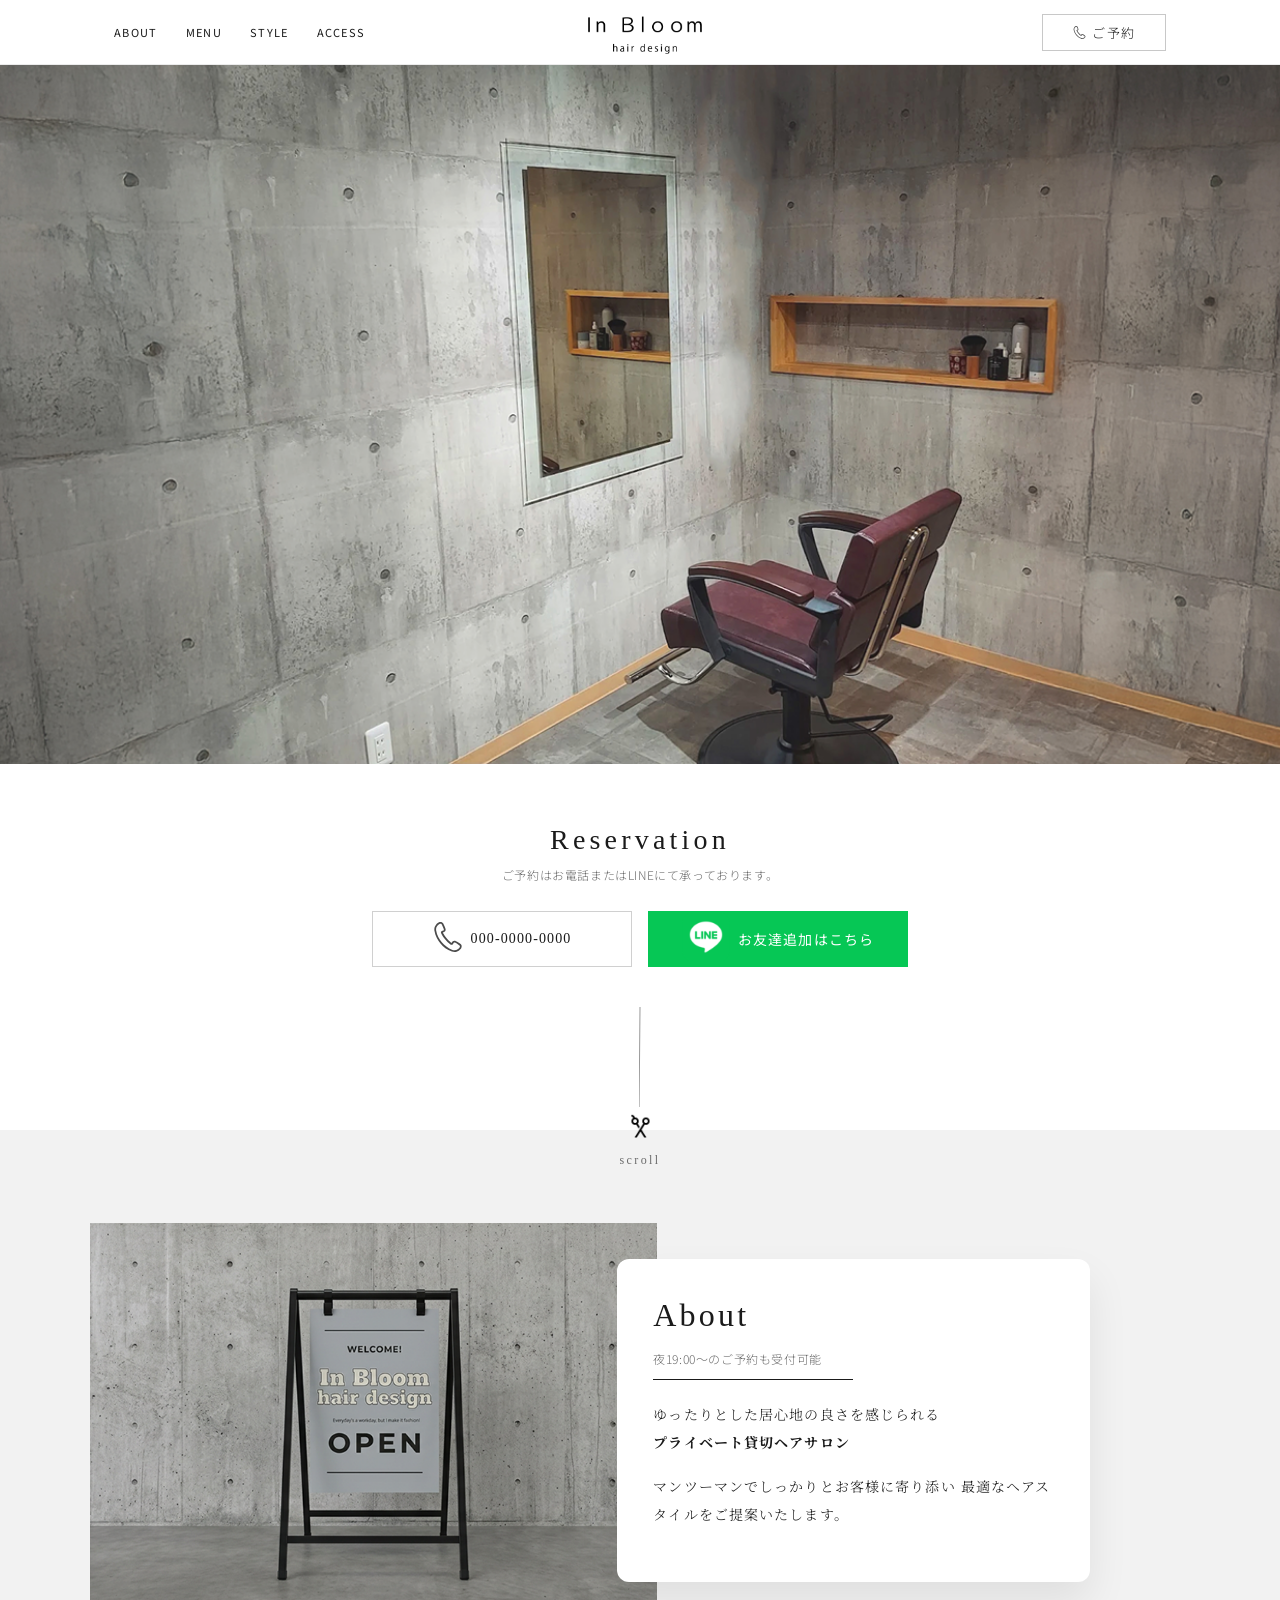
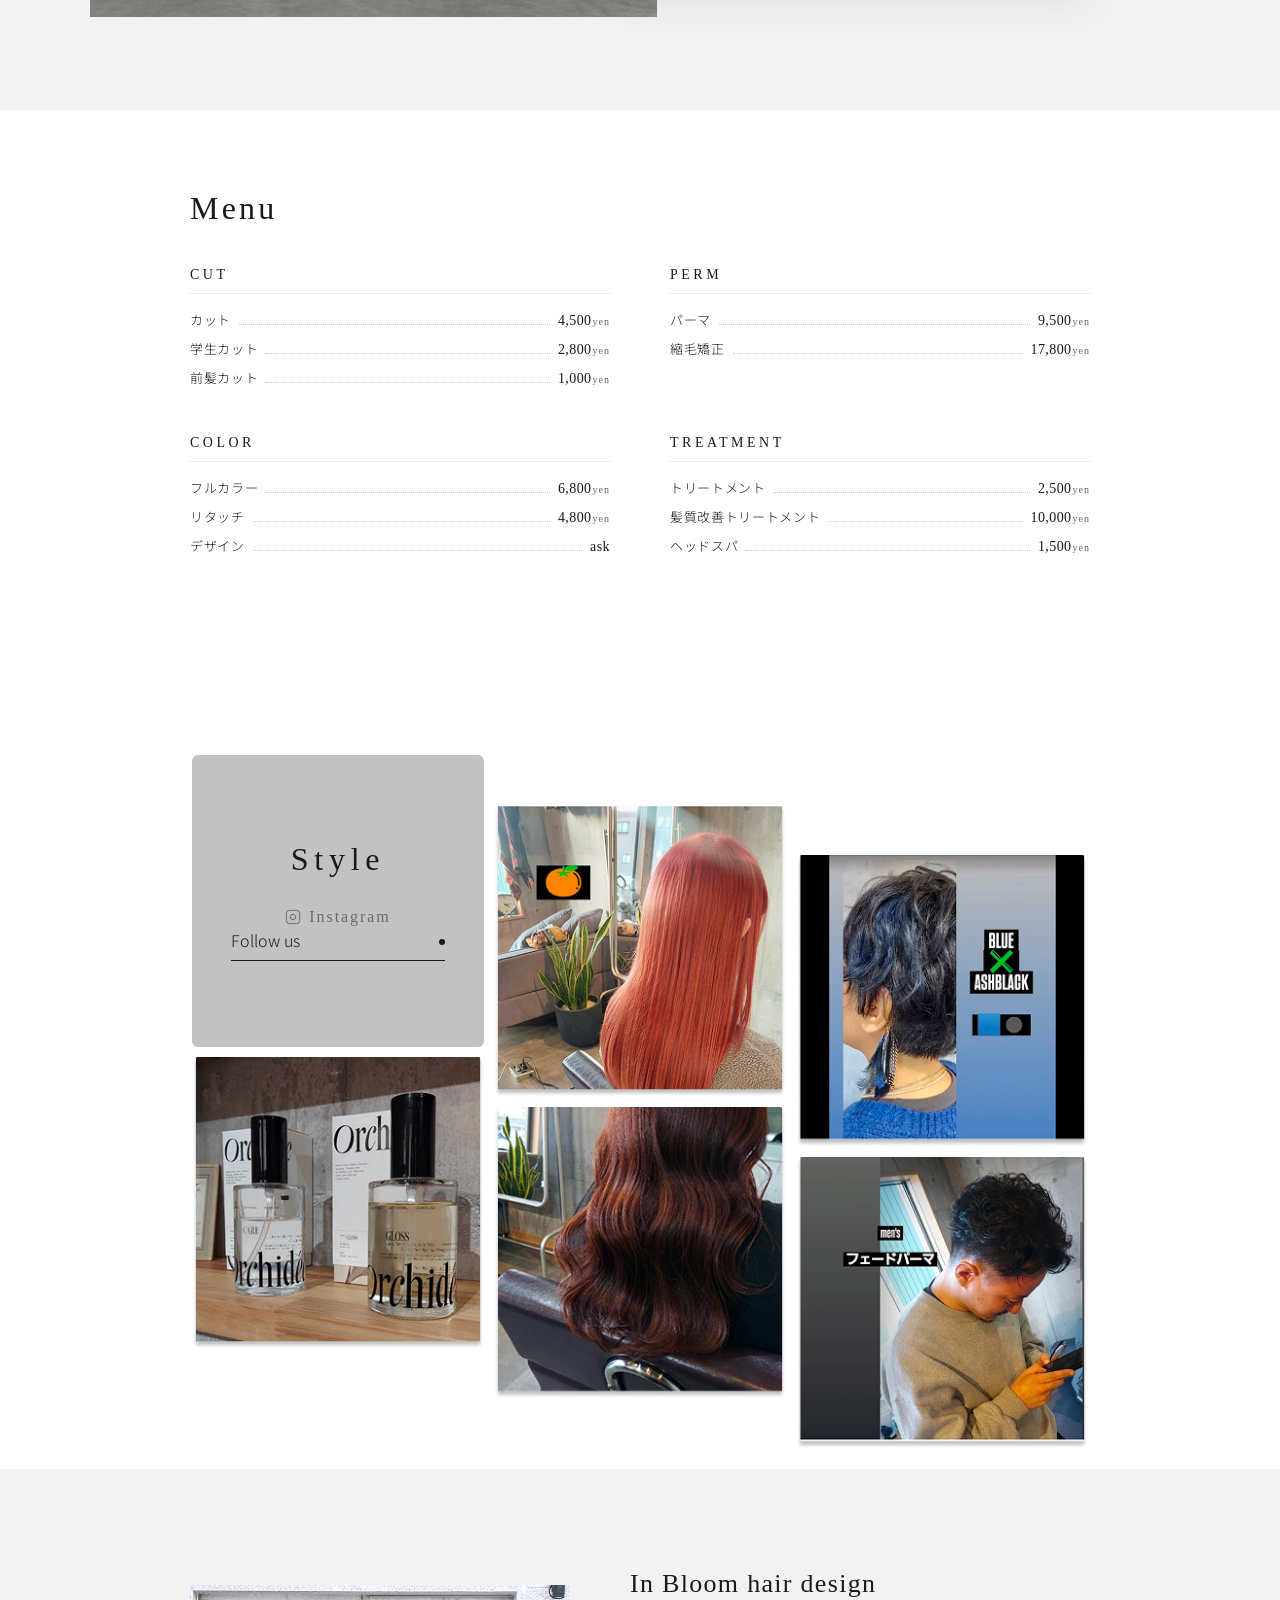
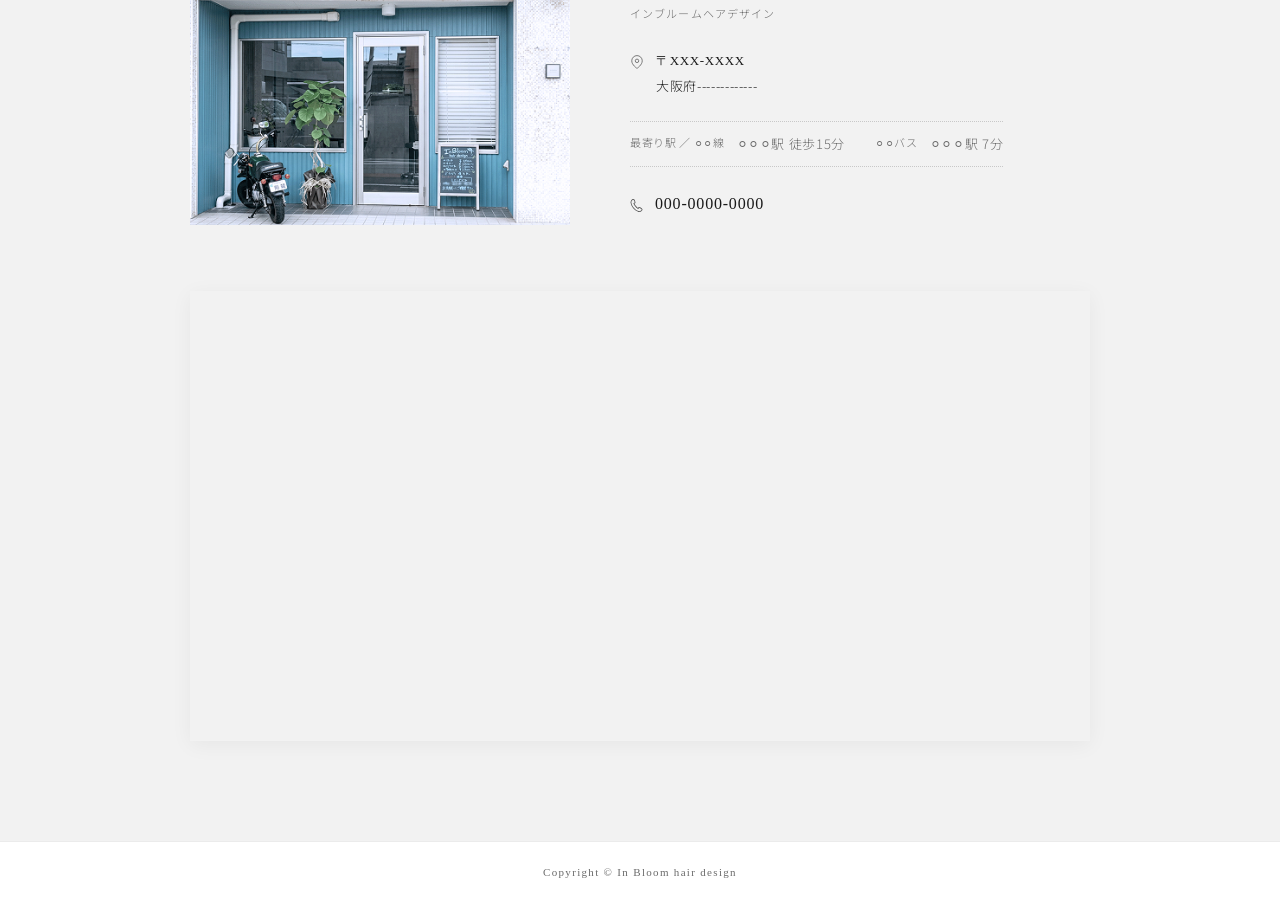
<file: lp-02/Inbloomhairdesign/index.html>
<!DOCTYPE html>
<html lang="ja">
<head>
  <meta charset="UTF-8">
  <meta name="viewport" content="width=device-width, initial-scale=1.0">
  <title>In Bloom hair design</title>
  <link rel="stylesheet" href="css/style.css">
  <link rel="preconnect" href="https://fonts.googleapis.com">
  <link rel="preconnect" href="https://fonts.gstatic.com" crossorigin>
  <link href="https://fonts.googleapis.com/css2?family=Cormorant+Garamond:ital,wght@0,300;0,400;0,500;1,300;1,400&family=Noto+Sans+JP:wght@300;400;500&family=Noto+Serif+JP:wght@200;300;400&display=swap" rel="stylesheet">
</head>
<body>
        <!-- ===== HEADER / NAV ===== -->
       <header class="header">
  <nav class="nav">
    
    <div class="nav__reserve">
      <a href="#reservation" class="btn-reserve">
        <span class="btn-reserve__icon">
            <img src="asset/icon/phone.svg" width="13" height="13" alt="">
            ご予約
        </span>   
      </a>
    </div>

    <div class="nav__menu-wrap" id="js-nav-menu">
      <div class="nav__links">
        <a href="#about">ABOUT</a>
        <a href="#menu">MENU</a>
        <a href="#style">STYLE</a>
        <a href="#access">ACCESS</a>
      </div>
    </div>
    
    <a href="#" class="nav__logo">
      <img src="asset/img/logo.png" alt="In Bloom hair design">
    </a>

    <button class="nav__hamburger" id="js-hamburger" aria-label="メニューを開閉する"></button>

  </nav>
</header>

        <!-- ===== HERO ===== -->
        <section class="hero" id="home">
          <div class="hero__image-wrap">
              <img src="asset/img/topmv1.png" alt="">
            <!-- コンクリート壁とチェアのイメージ（背景で表現） -->
          </div>
        </section>

        <!-- ===== RESERVATION ===== -->
        <section class="reservation" id="reservation">
          <h2 class="reservation__title">Reservation</h2>
          <p class="reservation__sub">ご予約はお電話またはLINEにて承っております。</p>
          <div class="reservation__buttons">
            <a href="tel:000-0000-0000" class="btn-tel">
              <span class="btn-tel__icon">
                  <img src="asset/icon/phone.svg" alt="">
              </span>
              000-0000-0000
            </a>
            <a href="javascript:void(0);" class="btn-line">
  <span class="btn-line__icon">
      <img src="asset/icon/LINE_Brand_icon 2.svg" alt="">
  </span>
  お友達追加はこちら
</a>
          </div>
          <div class="reservation__scroll">
              <svg width="2" height="100" class="vertical-divider-svg">
        <line x1="1" y1="0" x2="0.1" y2="100" stroke="#333" stroke-width="0.5"/>
      </svg>
            <span class="reservation__scroll-icon">
              <img src="asset/icon/icons-cut.svg" alt="">
            </span>
            <span class="reservation__scroll-text">scroll</span>
          </div>
        </section>

        <!-- ===== ABOUT ===== -->
        <section class="about" id="about">
          <div class="about__inner">
            <div class="about__image">
              <div class="about__image-placeholder">
                  <img src="asset/img/about.png" alt="">
                <!-- OPEN看板のイメージ -->
              </div>
            </div>
            <div class="about__content">
              <div class="about__text-box">
                <h2 class="about__title">About</h2>
                <p class="about__note">夜19:00〜のご予約も受付可能</p>
                <p class="about__desc">
                  ゆったりとした居心地の良さを感じられる<br>
                  <strong>プライベート貸切ヘアサロン</strong>
                </p>
                <p class="about__desc">
                  マンツーマンでしっかりとお客様に寄り添い
                  最適なヘアスタイルをご提案いたします。
                </p>
              </div>
            </div>
          </div>
        </section>

        <!-- ===== MENU ===== -->
        <section class="menu" id="menu">
          <div class="menu__inner">
            <h2 class="menu__title">Menu</h2>
            <div class="menu__grid">

              <!-- CUT -->
              <div class="menu__category">
                <h3 class="menu__category-title">CUT</h3>
                <ul class="menu__list">
                  <li class="menu__item">
                    <span class="menu__item-name">カット</span>
                    <span class="menu__item-line"></span>
                    <span class="menu__item-price">4,500<small>yen</small></span>
                  </li>
                  <li class="menu__item">
                    <span class="menu__item-name">学生カット</span>
                    <span class="menu__item-line"></span>
                    <span class="menu__item-price">2,800<small>yen</small></span>
                  </li>
                  <li class="menu__item">
                    <span class="menu__item-name">前髪カット</span>
                    <span class="menu__item-line"></span>
                    <span class="menu__item-price">1,000<small>yen</small></span>
                  </li>
                </ul>
              </div>

              <!-- PERM -->
              <div class="menu__category">
                <h3 class="menu__category-title">PERM</h3>
                <ul class="menu__list">
                  <li class="menu__item">
                    <span class="menu__item-name">パーマ</span>
                    <span class="menu__item-line"></span>
                    <span class="menu__item-price">9,500<small>yen</small></span>
                  </li>
                  <li class="menu__item">
                    <span class="menu__item-name">縮毛矯正</span>
                    <span class="menu__item-line"></span>
                    <span class="menu__item-price">17,800<small>yen</small></span>
                  </li>
                </ul>
              </div>

              <!-- COLOR -->
              <div class="menu__category">
                <h3 class="menu__category-title">COLOR</h3>
                <ul class="menu__list">
                  <li class="menu__item">
                    <span class="menu__item-name">フルカラー</span>
                    <span class="menu__item-line"></span>
                    <span class="menu__item-price">6,800<small>yen</small></span>
                  </li>
                  <li class="menu__item">
                    <span class="menu__item-name">リタッチ</span>
                    <span class="menu__item-line"></span>
                    <span class="menu__item-price">4,800<small>yen</small></span>
                  </li>
                  <li class="menu__item">
                    <span class="menu__item-name">デザイン</span>
                    <span class="menu__item-line"></span>
                    <span class="menu__item-price">ask</span>
                  </li>
                </ul>
              </div>

              <!-- TREATMENT -->
              <div class="menu__category">
                <h3 class="menu__category-title">TREATMENT</h3>
                <ul class="menu__list">
                  <li class="menu__item">
                    <span class="menu__item-name">トリートメント</span>
                    <span class="menu__item-line"></span>
                    <span class="menu__item-price">2,500<small>yen</small></span>
                  </li>
                  <li class="menu__item">
                    <span class="menu__item-name">髪質改善トリートメント</span>
                    <span class="menu__item-line"></span>
                    <span class="menu__item-price">10,000<small>yen</small></span>
                  </li>
                  <li class="menu__item">
                    <span class="menu__item-name">ヘッドスパ</span>
                    <span class="menu__item-line"></span>
                    <span class="menu__item-price">1,500<small>yen</small></span>
                  </li>
                </ul>
              </div>

            </div><!-- /.menu__grid -->
          </div>
        </section>

        <!-- ===== STYLE ===== -->
        <section class="style-section" id="style">
          <div class="style-section__inner">
            <!-- Treat the label as the first square block (Instagram/follow area) -->
            <div class="style-section__photo style-section__label">
              <h2 class="style-section__title">Style</h2>
              <div class="style-section__instagram">
                <svg width="16" height="16" viewBox="0 0 24 24" fill="none" stroke="currentColor" stroke-width="1.5"><rect x="2" y="2" width="20" height="20" rx="5" ry="5"/><path d="M16 11.37A4 4 0 1 1 12.63 8 4 4 0 0 1 16 11.37z"/><line x1="17.5" y1="6.5" x2="17.51" y2="6.5"/></svg>
                <span>Instagram</span>
              </div>
              <!-- HTMLのaタグをこのように書き換えます -->
<a href="javascript:void(0);" class="style-section__follow">Follow us</a>
            </div>

            <div class="style-section__photo">
              <img src="asset/img/style01.png" alt="Style 1">
            </div>
            <div class="style-section__photo">
              <img src="asset/img/style02.png" alt="Style 2">
            </div>
            <div class="style-section__photo">
              <img src="asset/img/style03.png" alt="Style 3">
            </div>
            <div class="style-section__photo">
              <img src="asset/img/style04.png" alt="Style 4">
            </div>
            <div class="style-section__photo">
              <img src="asset/img/style05.png" alt="Style 5">
            </div>
          </div>
        </section>

        <!-- ===== ACCESS ===== -->
        <section class="access" id="access">
  <div class="access__inner">
    
    <div class="access__top-row">
      <div class="access__shop-photo">
        <img src="asset/img/Firefly 1.png" alt="In Bloom hair design 外観"> </div>
      
      <div class="access__info">
        <div class="access__logo-area">
          <p class="access__salon-name-en">In Bloom hair design</p>
          <p class="access__salon-name-jp">インブルームヘアデザイン</p>
        </div>
        
        <div class="access__detail">
          <div class="access__detail-row">
            <span class="access__detail-icon">
              <svg width="14" height="18" viewBox="0 0 24 24" fill="none" stroke="currentColor" stroke-width="1.5"><path d="M21 10c0 7-9 13-9 13s-9-6-9-13a9 9 0 0 1 18 0z"/><circle cx="12" cy="10" r="3"/></svg>
            </span>
            <div>
              <p class="access__zip">〒XXX-XXXX</p>
              <p class="access__address">大阪府-------------</p>
            </div>
          </div>
          
          <div class="access__detail-row access__detail-row--train">
            <div class="access__train-group">
              <span class="access__label">最寄り駅 ／ ⚪︎⚪︎線</span>
              <p>⚪︎⚪︎⚪︎駅 徒歩15分</p>
            </div>
            <div class="access__train-group">
              <span class="access__label">⚪︎⚪︎バス</span>
              <p>⚪︎⚪︎⚪︎駅 7分</p>
            </div>
          </div>
          
          <div class="access__detail-row access__detail-row--tel">
            <span class="access__detail-icon">
              <img src="asset/icon/phone.svg" width="13" height="13" alt="電話アイコン">
            </span>
            <a href="tel:000-0000-0000" class="access__tel-link">
            <p class="access__tel-text">000-0000-0000</p>
          </div>
        </div>
      </div>
    </div>

    <div class="access__map-area">
      <iframe src="https://www.google.com/maps/embed?pb=!1m18!1m12!1m3!1d3280.1129357418704!2d135.49344957584086!3d34.70233132291915!2m3!1f0!2f0!3f0!3m2!1i1024!2i768!4f13.1!3m3!1m2!1s0x6000e68d95e3a70b%3A0x1baec822e859c84a!2z5aSn6Ziq6aeF!5e0!3m2!1sja!2sjp!4v1781693047108!5m2!1sja!2sjp" width="600" height="450" style="border:0;" allowfullscreen="" loading="lazy" referrerpolicy="no-referrer-when-downgrade"></iframe>
    </div>

  </div>
</section>
        <!-- ===== FOOTER ===== -->
        <footer class="footer">
          <p class="footer__copy">Copyright © In Bloom hair design</p>
        </footer>

<script>
    const hamburger = document.getElementById('js-hamburger');
    const navMenu = document.getElementById('js-nav-menu');
    const navLinks = document.querySelectorAll('.nav__menu-wrap a');

    // 1. ハンバーガーをクリックしたとき、開閉クラス（is-open）をつけ外しする
    hamburger.addEventListener('click', () => {
      hamburger.classList.toggle('is-open');
      navMenu.classList.toggle('is-open');
    });

    // 2. メニュー内のリンク（ABOUT等）をクリックしたら、自動でメニューを閉じる
    navLinks.forEach(link => {
      link.addEventListener('click', () => {
        hamburger.classList.remove('is-open');
        navMenu.classList.remove('is-open');
      });
    });
  </script>
</body>
</html>

      </body>
      </html>
</file>
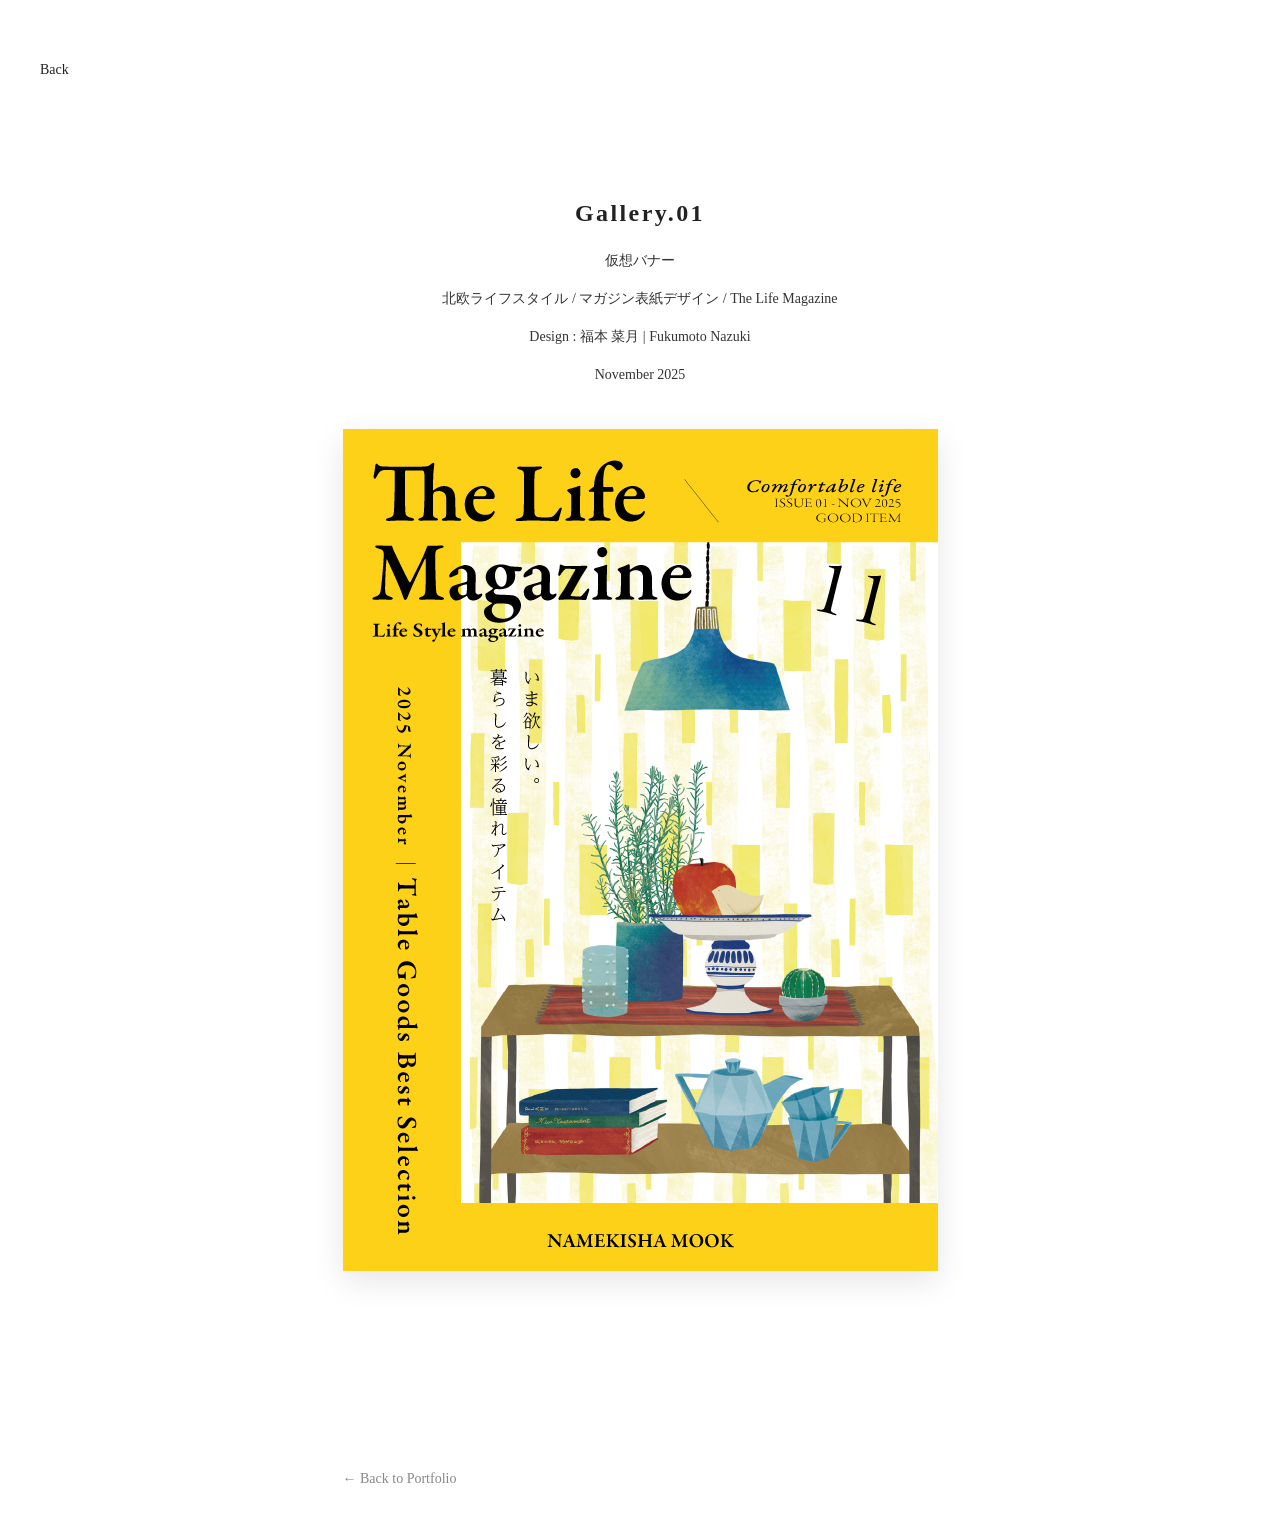
<file: gallery1.html>
<!DOCTYPE html>
<html lang="ja">
<head>
    <meta charset="UTF-8">
    <meta name="viewport" content="width=device-width, initial-scale=1.0">
    <title>Document</title>
    <link rel="stylesheet" href="style.css">
    <link rel="stylesheet" href="ress.css">
    <link rel="stylesheet" href="index.html">
</head>
<body>
    <header>
        <nav class="side-nav">
            <ul>
                <li><a href="index.html">Back</a></li>
            </ul>
        </nav>
    </header>

    <main class="container">
  <div class="binder-wrapper">
    
    <div class="loose-leaf">
      <div class="binder-rings"></div>

      <section class="gallery-detail">
        <h2>Gallery.01</h2>
        <div class="description">
          <p>仮想バナー</p>
          <p>北欧ライフスタイル / マガジン表紙デザイン / The Life Magazine</p>
          <p>Design : 福本 菜月 | Fukumoto Nazuki</p>
          <p>November 2025</p>
        </div>
        <img src="img/gallery3.jpg" class="main-visual" alt="">
      </section>
      
      <a href="index.html" class="back-link">← Back to Portfolio</a>
    </div>
  </div>
</main>
</body>
</html>
</file>
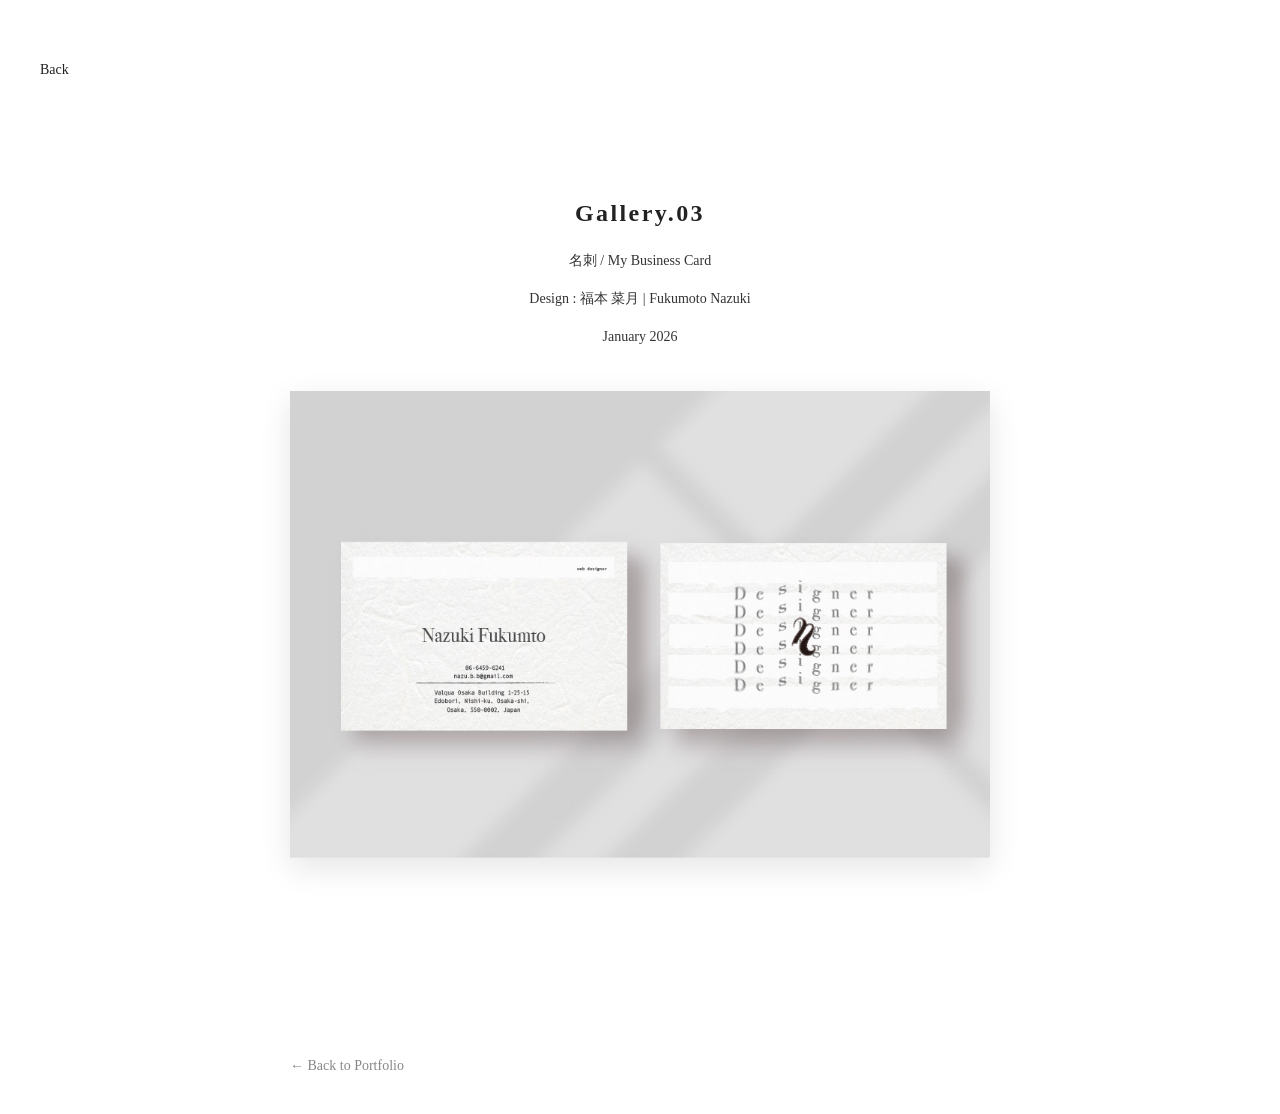
<file: gallery3.html>
<!DOCTYPE html>
<html lang="ja">
<head>
    <meta charset="UTF-8">
    <meta name="viewport" content="width=device-width, initial-scale=1.0">
    <title>Document</title>
    <link rel="stylesheet" href="style.css">
    <link rel="stylesheet" href="ress.css">
    <link rel="stylesheet" href="index.html">
</head>
<body>
    <header>
        <nav class="side-nav">
            <ul>
                <li><a href="index.html">Back</a></li>
            </ul>
        </nav>
    </header>

    <main class="container">
  <div class="binder-wrapper">
    
    <div class="loose-leaf">
      <div class="binder-rings"></div>

      <section class="gallery-detail">
        <h2>Gallery.03</h2>
        <div class="description">
          <p>名刺 / My Business Card </p>
          <p>Design : 福本 菜月 | Fukumoto Nazuki</p>
          <p>January 2026</p>
        </div>
        <img src="img/gallery1.jpg" class="main-visual" alt="">
      </section>
      
      <a href="index.html" class="back-link">← Back to Portfolio</a>
    </div>
  </div>
</main>
</body>
</html>
</file>
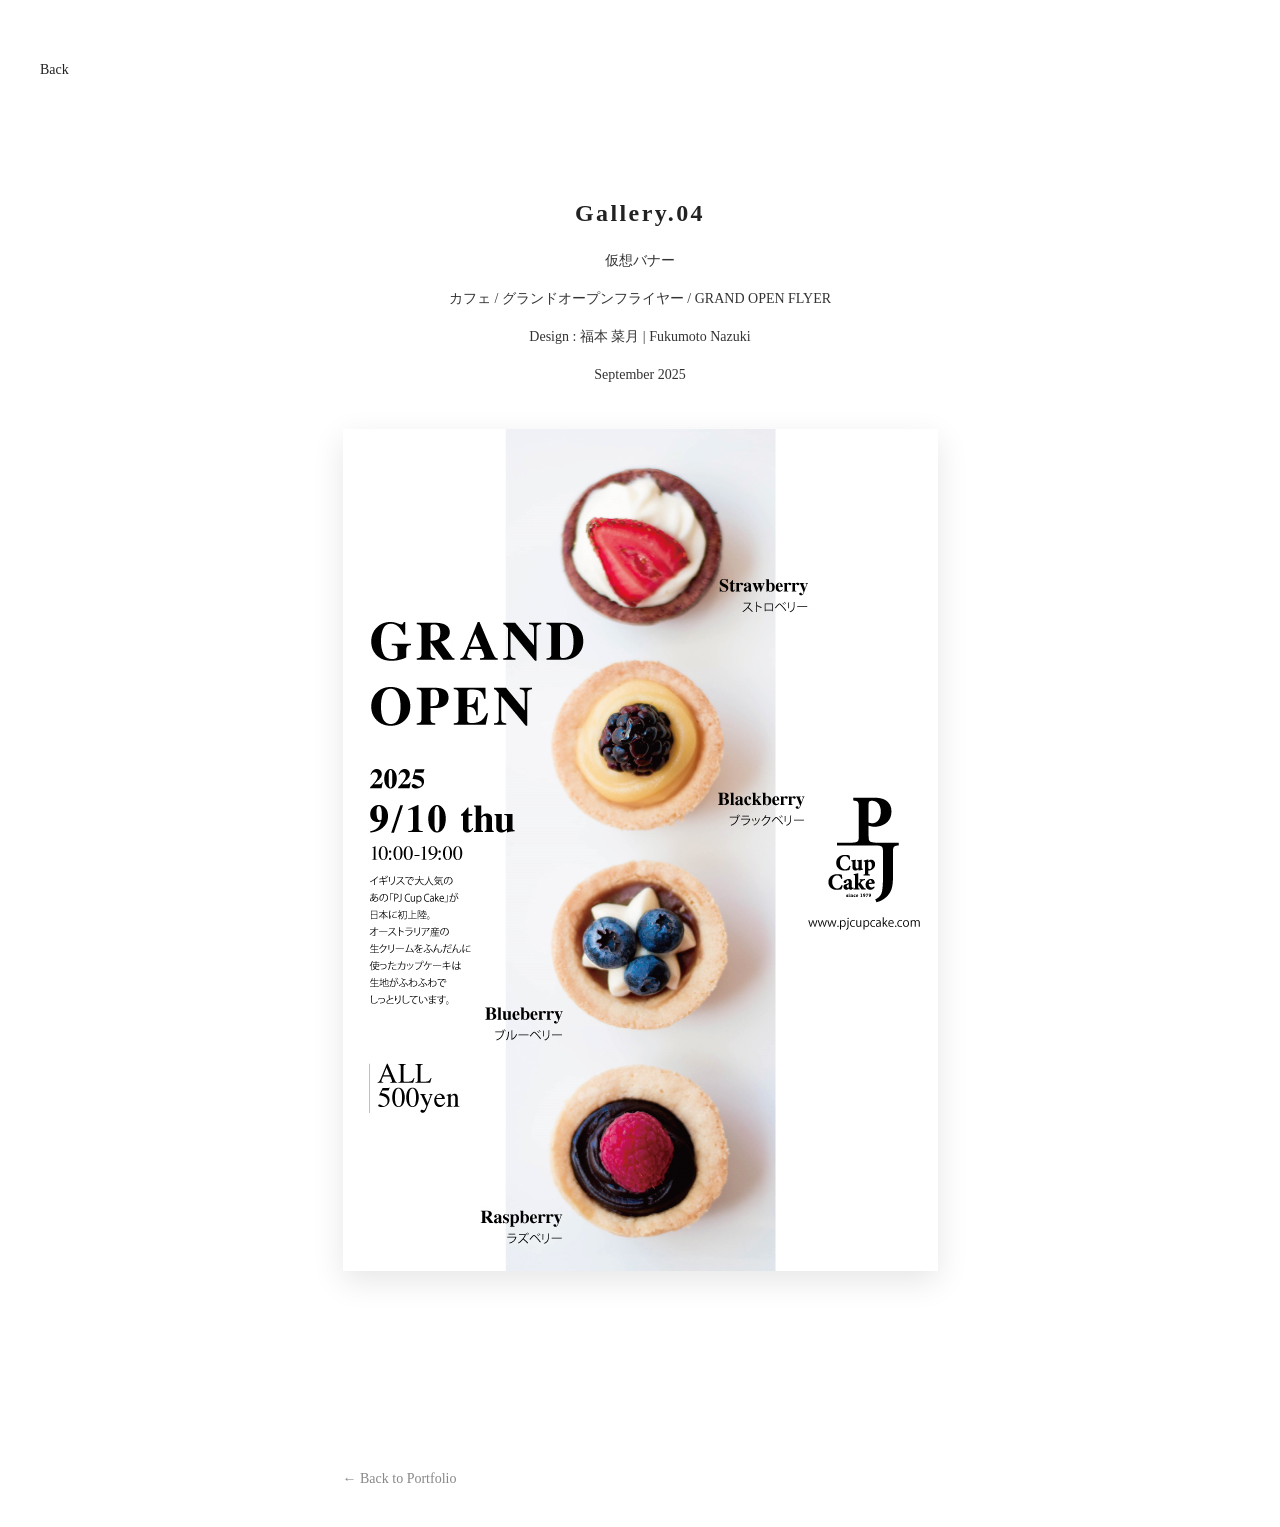
<file: gallery4.html>
<!DOCTYPE html>
<html lang="ja">
<head>
    <meta charset="UTF-8">
    <meta name="viewport" content="width=device-width, initial-scale=1.0">
    <title>Document</title>
    <link rel="stylesheet" href="style.css">
    <link rel="stylesheet" href="ress.css">
    <link rel="stylesheet" href="index.html">
</head>
<body>
    <header>
        <nav class="side-nav">
            <ul>
                <li><a href="index.html">Back</a></li>
            </ul>
        </nav>
    </header>

    <main class="container">
  <div class="binder-wrapper">
    
    <div class="loose-leaf">
      <div class="binder-rings"></div>

      <section class="gallery-detail">
        <h2>Gallery.04</h2>
        <div class="description">
          <p>仮想バナー</p>
          <p>カフェ / グランドオープンフライヤー / GRAND OPEN FLYER </p>
          <p>Design : 福本 菜月 | Fukumoto Nazuki</p>
          <p>September 2025</p>
        </div>
        <img src="img/gallery4.jpg" class="main-visual" alt="">
      </section>
      
      <a href="index.html" class="back-link">← Back to Portfolio</a>
    </div>
  </div>
</main>
</body>
</html>
</file>
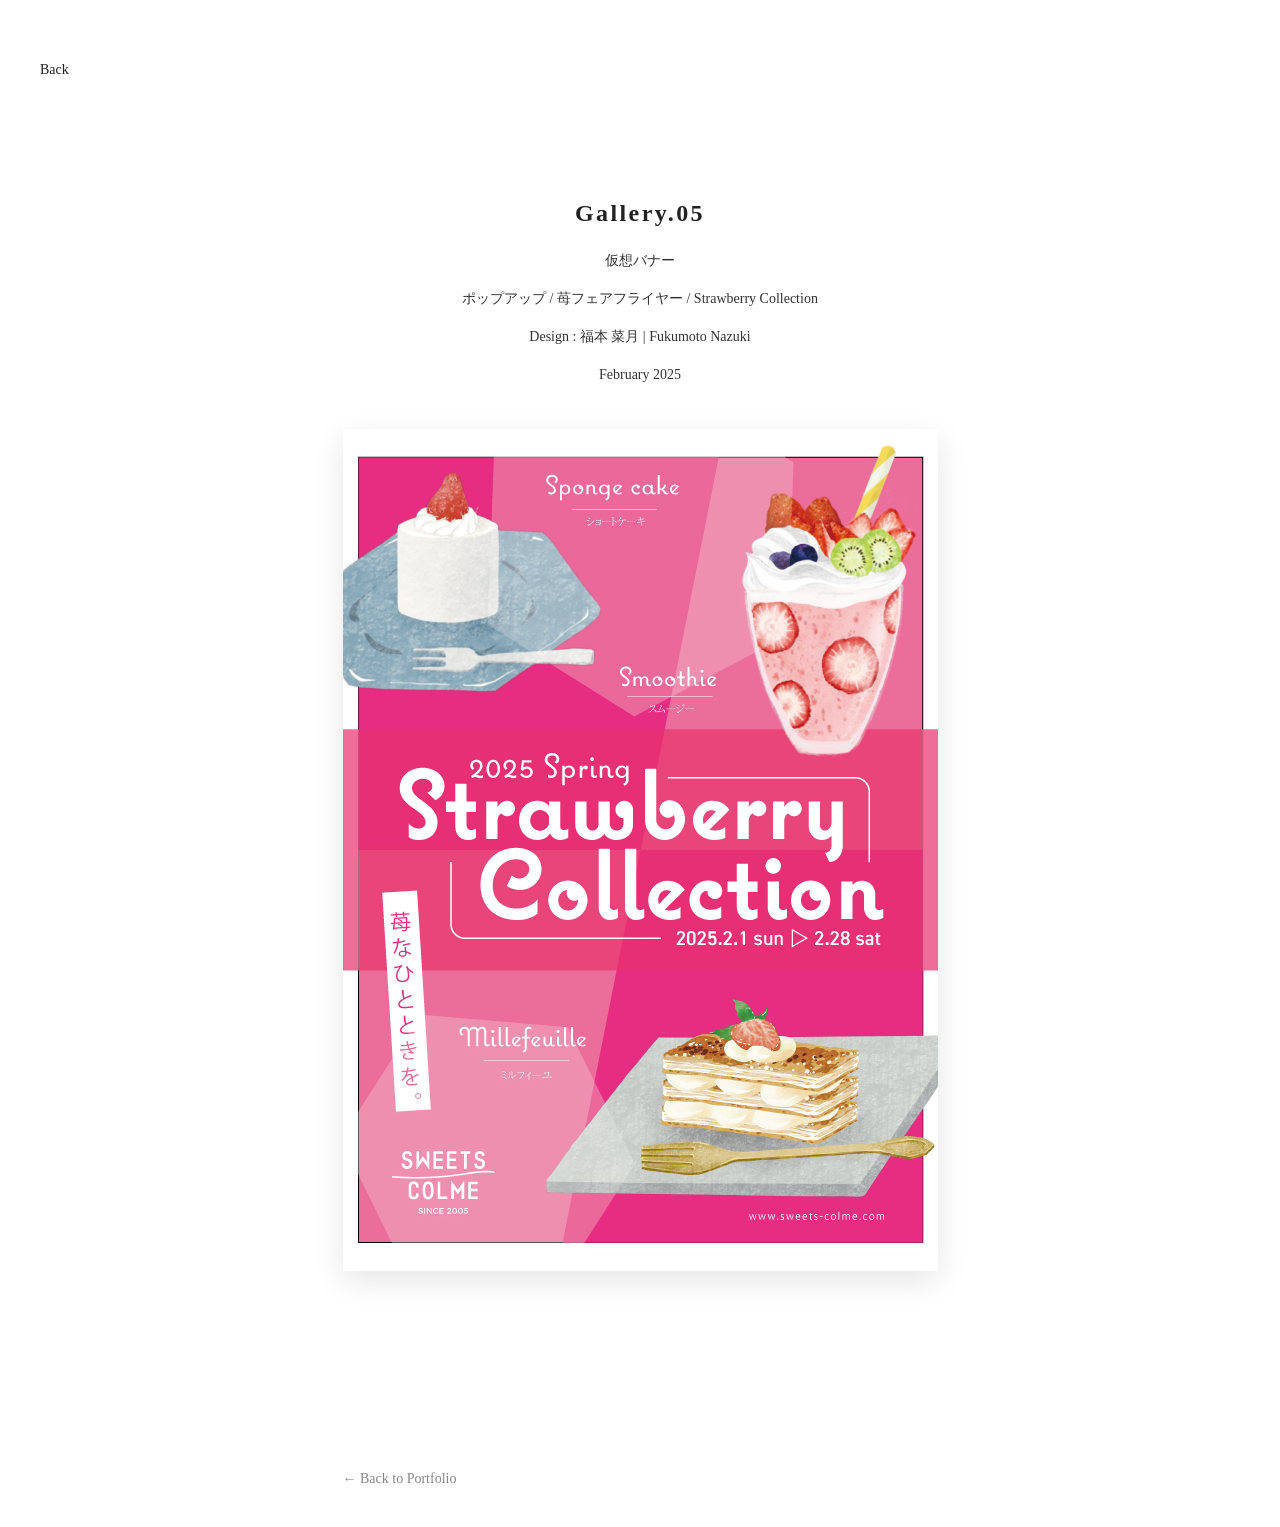
<file: gallery5.html>
<!DOCTYPE html>
<html lang="ja">
<head>
    <meta charset="UTF-8">
    <meta name="viewport" content="width=device-width, initial-scale=1.0">
    <title>Document</title>
    <link rel="stylesheet" href="style.css">
    <link rel="stylesheet" href="ress.css">
    <link rel="stylesheet" href="index.html">
</head>
<body>
    <header>
        <nav class="side-nav">
            <ul>
                <li><a href="index.html">Back</a></li>
            </ul>
        </nav>
    </header>

    <main class="container">
  <div class="binder-wrapper">
    
    <div class="loose-leaf">
      <div class="binder-rings"></div>

      <section class="gallery-detail">
        <h2>Gallery.05</h2>
        <div class="description">
          <p>仮想バナー</p>
          <p>ポップアップ / 苺フェアフライヤー / Strawberry Collection </p>
          <p>Design : 福本 菜月 | Fukumoto Nazuki</p>
          <p>February 2025</p>
        </div>
        <img src="img/gallery5.jpg" class="main-visual" alt="">
      </section>
      
      <a href="index.html" class="back-link">← Back to Portfolio</a>
    </div>
  </div>
</main>
</body>
</html>
</file>
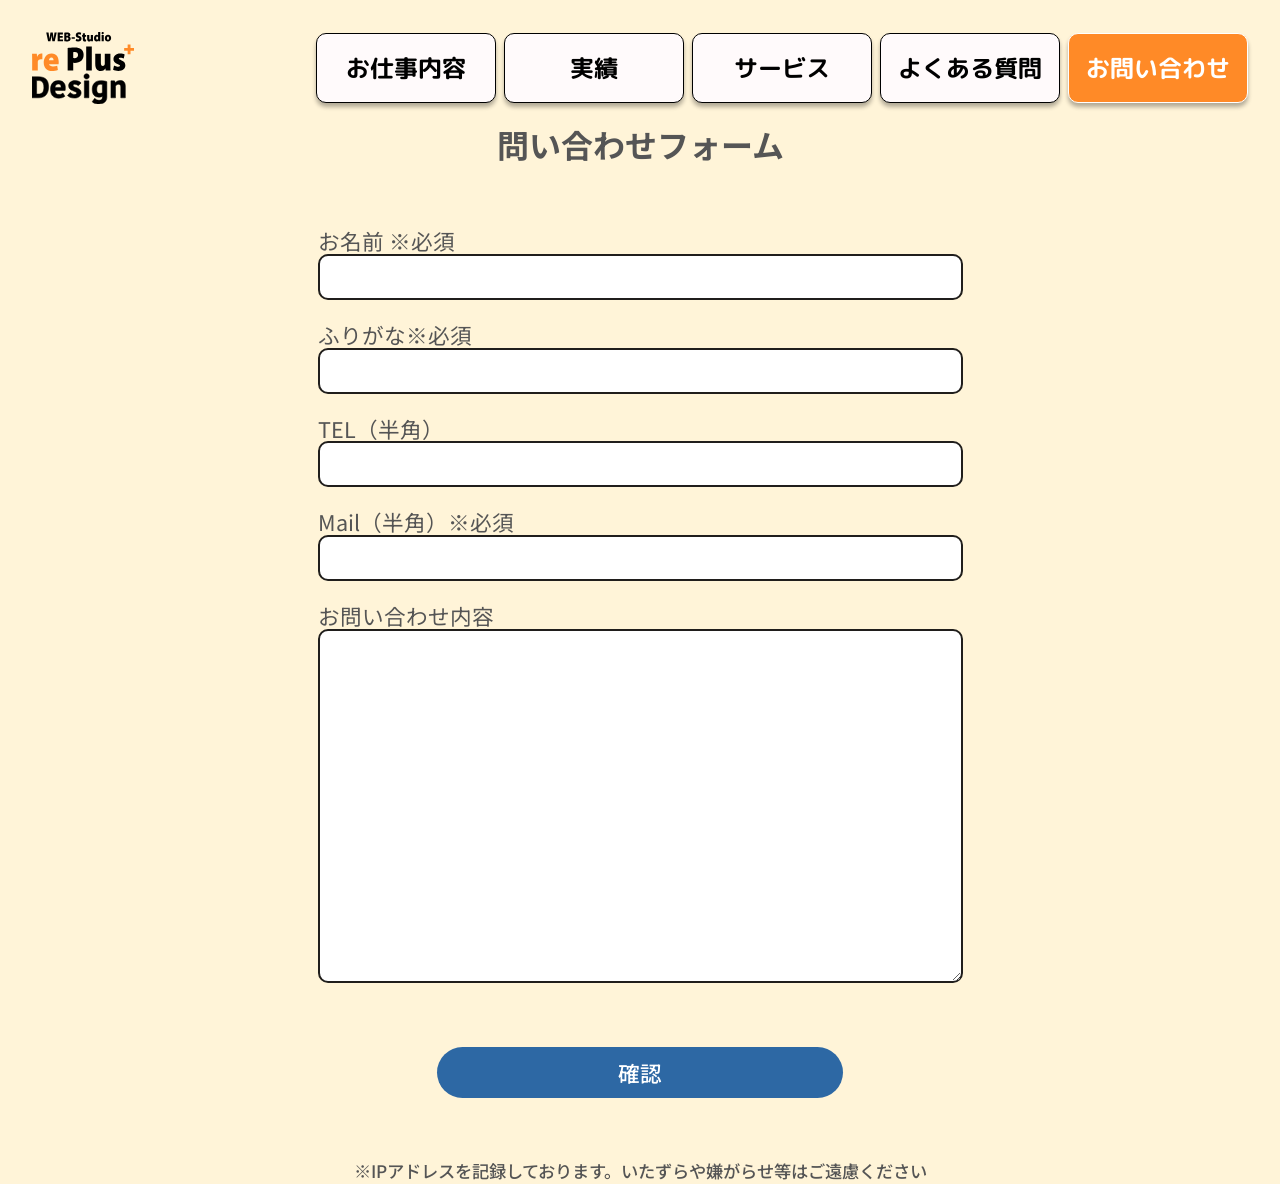
<file: lp-01/contact.html>
<!DOCTYPE HTML>
<html lang="ja">

<head>
  <meta charset="utf-8">
  <meta name="viewport" content="width=device-width, initial-scale=1, maximum-scale=1, user-scalable=no" />
  <meta name="format-detection" content="telephone=no">
  <title>お問い合わせ</title>

  <meta name="Description" content="re Plus Designのお問い合わせのフォームです。Webサイトの制作や修理に関するご質問はこちらからお送りください" />
  <link rel="stylesheet" href="css/ress.css">
  <link rel="preconnect" href="https://fonts.googleapis.com">
  <link rel="preconnect" href="https://fonts.gstatic.com" crossorigin>
  <link
    href="https://fonts.googleapis.com/css2?family=M+PLUS+Rounded+1c:wght@400;700&family=Noto+Sans+JP:wght@100..900&display=swap"
    rel="stylesheet">
  <link rel="stylesheet" href="css/contact.css">
  <link rel="stylesheet" href="css/style.css">
</head>

<body>
    <header>
    <h1>
      <img src="asset/icon/logo_header.svg" alt="re Plus Designのロゴ" />
    </h1>
    <nav>
      <ul>
        <li><a href="#about">お仕事内容</a></li>
        <li><a href="#works">実績</a></li>
        <li><a href="#features">サービス</a></li>
        <li><a href="#qa">よくある質問</a></li>
        <li><a href="">お問い合わせ</a></li>
      </ul>
    </nav>
    <div class="sp-tel-btn">
      <a href="tel:000-0000-0000">
        <img src="asset/icon/tel.svg" alt="電話をかける" />
      </a>
    </div>
  </header>
  <div id="formWrap">
    <h2>問い合わせフォーム</h2>
    <form method="post" action="mail.php">
      <table class="formTable">
        <tbody><tr>
          <th>お名前 <span class="required">※必須</span></th>
          <td><input type="text" name="お名前" /></td>
        </tr>
        <tr>
          <th>ふりがな<span class="required">※必須</span></th>
          <td><input  type="text" name="ふりがな" /></td>
        </tr>
        <tr>
          <th>TEL（半角）</th>
          <td><input  type="text" name="TEL" /></td>
        </tr>
        <tr>
          <th>Mail（半角）<span class="required">※必須</span></th>
          <td><input  type="text" name="Email" /></td>
        </tr>
        <tr>
          <th>お問い合わせ内容<br /></th>
          <td><textarea name="お問い合わせ内容"></textarea></td>
        </tr></tbody>
      </table>
      <p align="center">
        <input type="submit" value="　 確認 　" />
      </p>
    </form>
    <small class="form-notice">※IPアドレスを記録しております。いたずらや嫌がらせ等はご遠慮ください</small>
  </div>
</body>

</html>
</file>
<file: lp-02/Inbloomhairdesign/css/style.css>
/* ============================================
   In Bloom hair design — LP Stylesheet (完全修正版)
   ============================================ */

/* ---------- CSS Variables ---------- */
:root {
  --color-bg: #f5f4f2;
  --color-white: #ffffff;
  --color-black: #1a1a1a;
  --color-gray-light: #ebebeb;
  --color-gray-mid: #c8c8c8;
  --color-gray-dark: #6b6b6b;
  --color-accent: #8b7355;
  --color-line: #06c755;
  --color-concrete: #9a9a9a;

  --font-en: 'Inter', serif;
  --font-ja: 'Noto Sans JP', sans-serif;
  --font-ja-serif: 'Noto Serif JP', serif;

  --nav-height: 64px;
  --section-padding: 80px 0;
}

/* ---------- Reset & Base ---------- */
*, *::before, *::after {
  box-sizing: border-box;
  margin: 0;
  padding: 0;
}

html {
  scroll-behavior: smooth;
}

body {
  background-color: transparent;
  color: var(--color-black);
  font-family: var(--font-ja);
  font-weight: 300;
  -webkit-font-smoothing: antialiased;
}

a {
  text-decoration: none;
  color: inherit;
}

ul {
  list-style: none;
}

/* ============================================
   HEADER / NAV (PCベース) — ロゴ修正版
   ============================================ */
.header {
  position: fixed;
  top: 0;
  left: 0;
  width: 100%;
  z-index: 100;
  background: rgba(255, 255, 255, 0.97);
  border-bottom: 1px solid var(--color-gray-light);
}

.nav {
  display: flex;
  align-items: center;
  justify-content: space-between;
  max-width: 1100px;
  margin: 0 auto;
  height: var(--nav-height);
  padding: 0 24px;
  position: relative;
}

/* PC版：ロゴを中央に絶対配置（少し小さく・綺麗な比率で固定） */
.nav__logo {
  position: absolute;
  left: 50%;
  top: 50%;
  transform: translate(-50%, -50%);
  display: flex;
  align-items: center;
  justify-content: center;
  height: 80px; /* ★ここでお好みのサイズ感（少し小さめ）に固定 */
  width: auto;
  z-index: 5;
}

.nav__logo img {
  height: 100%;  /* 親要素(80px)の高さに合わせる */
  width: auto;   /* 縦横比を完全に維持して縮小 */
  object-fit: contain;
  display: block;
}

/* PC版：ご予約ボタンを左側に常設 */
.nav__reserve {
  order: 1;
}

/* PC版：右側のナビゲーションリンク */
.nav__links {
  display: flex;
  gap: 28px;
  order: 3;
}

.nav__links a {
  font-size: 11px;
  letter-spacing: 0.12em;
  color: var(--color-black);
  font-weight: 400;
  transition: color 0.2s;
}

.nav__links a:hover {
  color: var(--color-accent);
}

/* ハンバーガー（PCでは非表示） */
.nav__hamburger {
  display: none;
  background: transparent;
  border: none;
  outline: none;
  cursor: pointer;
}

/* ボタンの共通基本スタイル */
.btn-reserve {
  display: flex;
  align-items: center;
  gap: 6px;
  border: 1px solid var(--color-gray-mid);
  padding: 8px 30px;
  font-size: 12px;
  letter-spacing: 0.1em;
  background: var(--color-white);
  color: var(--color-black);
  transition: all 0.2s;
  font-family: var(--font-ja);
}

.btn-reserve:hover {
  background: var(--color-black);
  color: var(--color-white);
  border-color: var(--color-black);
}

.btn-reserve__icon {
  display: flex;
  align-items: center;
  gap: 6px;
  font-size: 13px;
}

/* ============================================
   HERO / RESERVATION / ABOUT / STYLE / ACCESS (PC共通)
   ============================================ */
.hero {
  background-color: #ffffff;
  margin-top: var(--nav-height);
  width: 100%;
  height: calc(100vh - var(--nav-height));
  max-height: 700px;
  overflow: hidden;
  position: relative;
}

.hero__bg {
  width: 100%;
  height: 100%;
  background:
    linear-gradient(135deg, rgba(140,130,120,0.15) 0%, transparent 60%),
    repeating-linear-gradient(0deg, transparent, transparent 3px, rgba(150,140,130,0.04) 3px, rgba(150,140,130,0.04) 4px),
    repeating-linear-gradient(90deg, transparent, transparent 60px, rgba(160,150,140,0.03) 60px, rgba(160,150,140,0.03) 61px);
}

.hero__overlay {
  position: absolute;
  inset: 0;
  background: linear-gradient(to bottom, rgba(0,0,0,0.05) 0%, rgba(0,0,0,0.0) 40%, rgba(245,244,242,0.3) 100%);
}

.hero__bg::before {
  content: '';
  position: absolute;
  width: 220px;
  height: 320px;
  right: 28%;
  top: 10%;
  border: 1px solid rgba(255,255,255,0.3);
}

.hero__bg::after {
  content: '';
  position: absolute;
  width: 60px;
  height: 60px;
  right: 28%;
  top: 10%;
  transform: translate(80px, 20px);
  border: 2px solid rgba(255,255,255,0.4);
}

.hero__image-wrap {
  position: relative;
  width: 100%;
  height: 100%;
  overflow: hidden;
}

.hero__image-wrap img {
  position: absolute;
  left: 50%;
  top: 50%;
  transform: translate(-50%, -50%);
  width: 100%;
  height: 100%;
  object-fit: cover;
  display: block;
}

.reservation {
  padding: 60px 24px 40px;
  text-align: center;
  background: var(--color-white);
}

.reservation__title {
  font-family: var(--font-en);
  font-size: 28px;
  font-weight: 400;
  letter-spacing: 0.15em;
  margin-bottom: 10px;
}

.reservation__sub {
  font-size: 12px;
  color: var(--color-gray-dark);
  letter-spacing: 0.05em;
  margin-bottom: 28px;
  font-family: var(--font-ja);
}

.reservation__buttons {
  height: auto;
  width: 100%;
  display: flex;
  gap: 16px;
  justify-content: center;
  flex-wrap: wrap;
}

.btn-tel {
  display: flex;
  align-items: center;
  gap: 8px;
  border: 1px solid #d0d0d0;
  padding: 0 24px;
  height: 56px;
  font-size: 14px;
  letter-spacing: 0.08em;
  background: var(--color-white);
  transition: all 0.2s;
  flex: 1;
  max-width: 260px;
  justify-content: center;
  font-family: var(--font-en);
  font-weight: 400;
}

.btn-tel:hover {
  background: var(--color-black);
  color: var(--color-white);
}

.btn-line {
  display: flex;
  align-items: center;
  gap: 8px;
  border: 1px solid var(--color-line);
  background: var(--color-line);
  color: var(--color-white);
  padding: 0 24px;
  height: 56px;
  font-size: 14px;
  letter-spacing: 0.08em;
  transition: opacity 0.2s;
  flex: 1;
  max-width: 260px;
  justify-content: center;
  font-family: var(--font-ja);
  font-weight: 400;
}

.btn-line:hover {
  opacity: 0.85;
}

.reservation__scroll {
  margin-top: 40px;
  margin-bottom: -78px;
  display: flex;
  flex-direction: column;
  align-items: center;
  gap: 6px;
  color: var(--color-gray-dark);
  position: relative;
  z-index: 1;
}

.about {
  padding-top: 110px;
  padding: 80px 24px;
  background: #F2F2F2;
}

.reservation__scroll-icon {
  font-size: 18px;
  animation: bounce 2s infinite;
}

.reservation__scroll-text {
  font-size: 12px;
  letter-spacing: 0.2em;
  font-family: var(--font-en);
}

@keyframes bounce {
  0%, 100% { transform: translateY(0); }
  50% { transform: translateY(6px); }
}

.about__inner {
  max-width: 1100px;
  margin: 0 auto;
  display: grid;
  grid-template-columns: 1.2fr 1fr;
  gap: 60px;
  align-items: center;
}

.about__image-placeholder {
  width: 100%;
  min-height: 420px;
  background: #F2F2F2;
  display: flex;
  align-items: center;
  justify-content: center;
  position: relative;
  overflow: hidden;
}

.about__image-placeholder img {
  width: 100%;
  height: 100%;
  object-fit: cover;
  display: block;
}

.about__text-box {
  background: var(--color-white);
  padding: 38px 36px;
  border-radius: 12px;
  box-shadow: 0 20px 40px rgba(0, 0, 0, 0.08);
  position: relative;
  left: -100px;
  z-index: 2;
}

.about__title {
  font-family: var(--font-en);
  font-size: 32px;
  font-weight: 400;
  letter-spacing: 0.1em;
  margin-bottom: 16px;
}

.about__note {
  font-size: 12px;
  color: var(--color-gray-dark);
  margin-bottom: 20px;
  letter-spacing: 0.05em;
  border-bottom: 1px solid var(--color-black);
  width: 200px;
  padding-bottom: 12px;
}

.about__desc {
  font-size: 14px;
  line-height: 2;
  letter-spacing: 0.08em;
  margin-bottom: 16px;
  font-family: var(--font-ja-serif);
  font-weight: 300;
}

/* ============================================
   MENU (PCベース)
   ============================================ */
.menu {
  padding: 80px 24px;
  background: var(--color-white);
}

.menu__inner {
  max-width: 900px;
  margin: 0 auto;
}

.menu__title {
  font-family: var(--font-en);
  font-size: 32px;
  font-weight: 400;
  letter-spacing: 0.1em;
  margin-bottom: 40px;
}

.menu__grid {
  display: grid;
  grid-template-columns: 1fr 1fr;
  gap: 48px 60px;
}

.menu__category-title {
  font-family: var(--font-en);
  font-size: 14px;
  font-weight: 400;
  letter-spacing: 0.25em;
  color: var(--color-black);
  border-bottom: 1px solid var(--color-gray-light);
  padding-bottom: 10px;
  margin-bottom: 16px;
}

.menu__list {
  display: flex;
  flex-direction: column;
  gap: 10px;
}

.menu__item {
  display: flex;
  align-items: baseline;
  gap: 8px;
  font-size: 13px;
}

.menu__item-name {
  white-space: nowrap;
  letter-spacing: 0.05em;
  font-family: var(--font-ja);
  font-weight: 300;
}

.menu__item-line {
  flex: 1;
  border-bottom: 1px dotted var(--color-gray-mid);
  margin-bottom: 3px;
}

.menu__item-price {
  font-family: var(--font-en);
  font-size: 14px;
  font-weight: 400;
  white-space: nowrap;
  letter-spacing: 0.03em;
}

.menu__item-price small {
  font-size: 10px;
  letter-spacing: 0.1em;
  color: var(--color-gray-dark);
  margin-left: 1px;
}

/* ============================================
   STYLE / ACCESS (PCベース)
   ============================================ */
.style-section {
  padding: 80px 24px;
  background: transparent;
  overflow: hidden;
}

.style-section__inner {
  max-width: 1100px;
  margin: 0 auto;
  display: grid;
  grid-template-columns: repeat(3, 292px);
  grid-auto-rows: 292px;
  gap: 10px;
  justify-content: center;
  padding: 40px 0;
}

.style-section__inner > :nth-child(3n+2) { transform: translateY(50px); }
.style-section__inner > :nth-child(3n+3) { transform: translateY(100px); }

.style-section__title {
  font-family: var(--font-en);
  font-size: 32px;
  font-weight: 400;
  letter-spacing: 0.18em;
  margin-bottom: 30px;
}

.style-section__label {
  width: 100%; height: 100%; display: flex; flex-direction: column; align-items: center; justify-content: center; padding: 12px; background-color: #F2F2F2; background-image: radial-gradient(rgba(0, 0, 0, 0.20) 1px, transparent 0); background-size: 2px 1.9px;
}

.style-section__instagram { display: flex; align-items: center; gap:8px; font-size: 16px; letter-spacing: 0.12em; margin-bottom: 20px; color: var(--color-gray-dark); font-family: var(--font-en); }
.style-section__follow { display: flex; justify-content: space-between; align-items: center; width: 80%; margin: -18px auto 0; font-size: 16px; border-bottom: 1.5px solid var(--color-black); padding-bottom: 8px; position: relative; }
.style-section__follow::after { content: ""; display: block; width: 6px; height: 6px; background-color: var(--color-black); border-radius: 50%; margin-bottom: -4px; }
.style-section__view { display: flex; margin-top: 8px; font-size: 12px; color: var(--color-gray-dark); }
.style-section__photo { width: 292px; height: 292px; overflow: hidden; position: relative; border-radius: 6px; box-shadow: 0 8px 0 rgba(0,0.2); }
.style-section__photo img { width: 100%; height: 100%; object-fit: cover; display: block; }

.access { padding: 100px 24px; background: #F2F2F2; }
.access__inner { max-width: 900px; margin: 0 auto; display: flex; flex-direction: column; gap: 50px; }
.access__top-row { display: flex; gap: 60px; align-items: center; }
.access__shop-photo { flex: 0 0 380px; height: 240px; overflow: hidden; }
.access__shop-photo img { width: 100%; height: 100%; object-fit: cover; display: block; }
.access__salon-name-en { font-family: var(--font-en); font-size: 26px; font-weight: 400; letter-spacing: 0.05em; margin-bottom: 6px; }
.access__salon-name-jp { font-size: 11px; color: var(--color-gray-dark); margin-bottom: 30px; letter-spacing: 0.1em; font-family: var(--font-ja); }
.access__detail { display: flex; flex-direction: column; gap: 24px; }
.access__detail-row { display: flex; gap: 12px; align-items: flex-start; font-size: 13px; line-height: 1.6; letter-spacing: 0.05em; }
.access__zip { font-family: var(--font-en); margin-bottom: 4px; }
.access__detail-row--train { border-top: 1px dotted var(--color-gray-mid); border-bottom: 1px dotted var(--color-gray-mid); padding: 12px 0; display: flex; flex-direction: row; gap: 30px; color: var(--color-gray-dark); }
.access__train-group { display: flex; gap: 12px; }
.access__label { font-size: 11px; white-space: nowrap; }
.access__detail-row--tel { align-items: center; }
.access__tel-text { font-family: var(--font-en); font-size: 16px; font-weight: 400; letter-spacing: 0.05em; }
.access__detail-icon { display: flex; align-items: center; color: var(--color-gray-dark); margin-top: 2px; flex-shrink: 0; }
.access__map-area { width: 100%; height: 450px; overflow: hidden; box-shadow: 0 4px 20px rgba(0, 0, 0, 0.05); }
.access__map-area iframe { width: 100%; height: 100%; }


/* ============================================
   ⚡️ レスポンシブ（スマホ対応：768px以下）
   ============================================ */
@media (max-width: 768px) {
  
  :root {
    --nav-height: 56px;
  }

  /* ヘッダー内をフラットにする */
  .nav {
    display: flex !important;
    align-items: center !important;
    justify-content: center !important; 
    position: relative !important;
  }

  /* スマホ版ロゴ：ヘッダー中央に収まり、はみ出さないように微調整 */
  .nav__logo {
    position: absolute !important;
    left: 50% !important;
    top: 50% !important;
    transform: translate(-50%, -50%) !important;
    height: 80px !important; /* ★スマホのヘッダー(56px)に合わせて少し小ぶりに */
    width: auto !important;
    display: flex !important;
    z-index: 10 !important;
  }

  .nav__logo img {
    height: 100% !important;
    width: auto !important;
    object-fit: contain !important;
  }

  /* ハンバーガーアイコンを右端に完全に固定 */
  .nav__hamburger {
    display: block !important;
    width: 24px !important;
    height: 16px !important;
    position: absolute !important;
    right: 24px !important;
    top: 50% !important;
    transform: translateY(-50%) !important;
    border-top: 1.5px solid var(--color-black) !important;
    border-bottom: 1.5px solid var(--color-black) !important;
    border-left: none !important;
    border-right: none !important;
    z-index: 100 !important;
  }

  .nav__hamburger::before {
    content: "" !important;
    display: block !important;
    width: 24px !important;
    height: 1.5px !important;
    background-color: var(--color-black) !important;
    position: absolute !important;
    top: 50% !important;
    transform: translateY(-50%) !important;
  }

  /* 📅 ご予約ボタン：スマホ時は右下に絶対追従固定 */
  .nav__reserve {
    position: fixed !important;
    bottom: 24px !important;  
    right: 24px !important;   
    z-index: 999 !important; 
    order: none !important;
  }

  .btn-reserve {
    background: var(--color-bg) !important;
    color: var(--color-black) !important;
    border: 1px solid var(--color-black) !important;
    padding: 12px 24px !important;
    font-size: 13px !important;
    border-radius: 40px !important; 
    box-shadow: 0 4px 12px rgba(0, 0, 0, 0.15) !important;
  }
  .btn-reserve:hover {
    background: var(--color-black) !important;
    color: var(--color-white) !important;
    border-color: var(--color-black) !important;
  }

  /* --------------------------------------------
     ハンバーガーメニュー（開閉部分のレスポンシブ維持）
     -------------------------------------------- */
  .nav__menu-wrap {
    position: fixed !important;
    top: var(--nav-height) !important;
    left: 0 !important;
    width: 100% !important;
    height: calc(100vh - var(--nav-height)) !important;
    background: rgba(255, 255, 255, 0.98) !important;
    z-index: 90 !important;
    opacity: 0 !important;
    visibility: hidden !important;
    transform: translateY(-10px) !important;
    transition: all 0.3s ease !important;
  }

  .nav__menu-wrap .nav__links {
    display: flex !important;
    flex-direction: column !important;
    align-items: center !important;
    justify-content: center !important;
    height: 100% !important;
    gap: 40px !important; 
  }

  .nav__menu-wrap .nav__links a {
    font-size: 16px !important; 
    letter-spacing: 0.2em !important;
    color: var(--color-black) !important;
  }

  .nav__menu-wrap.is-open {
    opacity: 1 !important;
    visibility: visible !important;
    transform: translateY(0) !important;
  }

  .nav__hamburger, .nav__hamburger::before {
    transition: all 0.3s ease !important;
  }

  /* ハンバーガー変形（×印） */
  .nav__hamburger.is-open {
    border-color: transparent !important; 
  }
  .nav__hamburger.is-open::before {
    transform: translateY(-50%) rotate(45deg) !important; 
  }
  .nav__hamburger.is-open::after {
    content: "" !important;
    display: block !important;
    width: 24px !important;
    height: 1.5px !important;
    background-color: var(--color-black) !important;
    position: absolute !important;
    top: 50% !important;
    transform: translateY(-50%) rotate(-45deg) !important; 
    transition: all 0.3s ease !important;
  }

  /* その他のレスポンシブ要素（維持） */
  .hero { height: 50vh !important; min-height: 320px !important; }
  .about__inner { grid-template-columns: 1fr !important; gap: 32px !important; }
  .about__image-placeholder { min-height: 280px !important; height: auto !important; }
  .about__text-box { left: 0 !important; padding: 28px 24px !important; }

  /* 価格（MENU）縦並び（維持） */
  .menu__grid { grid-template-columns: 1fr !important; gap: 32px !important; }
  .menu__item { flex-direction: column !important; align-items: flex-start !important; gap: 4px !important; padding-bottom: 12px !important; border-bottom: 1px dotted var(--color-gray-light) !important; }
  .menu__item-name { white-space: normal !important; font-size: 14px !important; font-weight: 400 !important; }
  .menu__item-line { display: none !important; }
  .menu__item-price { font-size: 13px !important; color: var(--color-accent) !important; align-self: flex-end !important; margin-top: -2px !important; }

  .style-section__inner { grid-template-columns: 1fr !important; max-width: 292px !important; gap: 32px !important; padding: 20px 0 !important; }
  .style-section__inner > :nth-child(3n+2), .style-section__inner > :nth-child(3n+3) { transform: translateY(0) !important; }
  .access__top-row { flex-direction: column !important; gap: 30px !important; }
  .access__shop-photo { flex: none !important; width: 100% !important; height: 220px !important; }
  .access__detail-row--train { flex-direction: column !important; gap: 12px !important; }
} 

/* ============================================
   FOOTER & MOBILE SMALL
   ============================================ */
.footer { background: transparent; padding: 24px; text-align: center; border-top: 1px solid var(--color-gray-light); }
.footer__copy { font-size: 11px; letter-spacing: 0.12em; color: var(--color-gray-dark); font-family: var(--font-en); }

@media (max-width: 480px) {
  .reservation__buttons { flex-direction: column; align-items: center; }
  .btn-tel, .btn-line { width: 100%; max-width: 280px; }
  .menu__item-name { font-size: 13px; }
}
</file>
<file: style.css>
body {
  font-family: "Times New Roman", serif;
  background: #fff;
  color: #222;
}

/* GalleryやAboutなど、各セクションの共通設定 */
section {
  margin-top: 100px;
  /* セクションの上の余白 */
  margin-bottom: 150px;
  /* セクションの下の余白 */
}

/* サイドナビ */
.side-nav {
  position: fixed;
  top: 60px;
  left: 40px;
}

.side-nav ul {
  list-style: none;
}

.side-nav li {
  margin-bottom: 12px;
}

.side-nav a {
  text-decoration: none;
  color: #222;
  font-size: 14px;
}

/* PCではボタンを隠す */
.hamburger {
  display: none;
}

/* 全体レイアウト */
.container {
  width: 70%;
  margin: 0 auto;
}

/* Hero */
.hero {
  position: relative;
  /*height: 100dvh;*/
  min-height: 100dvh;
  display: flex;
  align-items: center;
  justify-content: center;
  background-size: cover;
  background-position: center;
  margin-top: 0;
  margin: bottom 40px;
  animation: heroSoft 3s ease forwards;
}

@keyframes heroSoft {
  to {
    opacity: 1;
    filter: blur(0);
  }
}

.hero-text {
  position: absolute;
  top: 40%;
  left: 50%;
  transform: translate(-50%, -50%);
  text-align: center;
  color: #000;
  z-index: 2;
  /* 文字をオーバーレイより上に */
}

.hero::before {
  content: "";
  position: absolute;
  top: 0;
  left: 0;
  width: 100%;
  height: 100%;
  background: rgba(255, 255, 255, 0.2);
  /* 画像を少し明るくして文字を浮かせる */
  z-index: 1;
}

.hero h1 {
  font-size: 75px;
  font-weight: 300;
  letter-spacing: 0.1em;
}

.hero p {
  margin-top: 16px;
  font-size: 30px;
  letter-spacing: 0.15em;
}

/* Gallery */
.gallery {
  text-align: center;
}

.gallery h2 {
  font-size: 42px;
  margin-bottom: 4px;
}

.subtitle {
  font-size: 12px;
  color: #666;
  margin-bottom: 40px;
}

/* --- Galleryセクションの修正 --- */

.gallery-grid {
  display: grid;
  /* 3列で同じ幅（1fr）に統一する設定 */
  grid-template-columns: repeat(3, 1fr);
  gap: 40px 30px;
  /* 左右30pxの余白 */
  align-items: center;
  margin-top: 50px;
}


/* すべてのアイテムを共通のスタイルにする */
.item {
  display: block;
  text-decoration: none;
  color: inherit;
}

/* item-smallやitem-largeの個別設定を上書きして無効化 */
.item.small,
.item.large {
  grid-column: auto;
  /* 列の結合を解除 */
  grid-row: auto;
  /* 行の結合を解除 */
  height: auto;
  /* 高さを自動に */
}

/* 画像コンテナ：ここで大きさを強制的に統一する */
.item img {
  width: 100%;
  /* 1. 全ての枠の形を 3:2（横長）に揃える */
  max-width: 100%;
  height: 100%;
  aspect-ratio: 3 / 2;

  /* 2. 画像全体を枠の中に収める（これが重要！） */
  object-fit: contain;

  /* 3. 余白が目立たないよう、必要に応じて背景色をつける */
  background-color: #f0f0f0;

  border-radius: 4px;
  transition: transform 0.3s ease;
}

.item:hover img {
  transform: translateY(-5px);
}

.gallery-text {
  margin-top: 15px;
  font-size: 20px;
  text-align: center;
  letter-spacing: 0.1em;
}



.item-small {
  height: 300px;
}

.item-large {
  grid-column: 2 / 3;
  grid-row: 1 / 3;
  /* height: 420px; */
  display: flex;
  align-items: center;
  flex-direction: column;
  justify-content: center;
}



.gallery .item {
  opacity: 0;
  transform: translateY(24px);
  transition: 0.8s ease;
}

.gallery .item.is-show {
  opacity: 1;
  transform: translateY(0);
}

.gallery-text {
  margin-top: 12px;
  font-size: 12px;
  letter-spacing: 0.08em;
  color: #222;
}

/* ============================================
   About & Works Section
   ============================================ */

#about {
  font-size: 24px;
  text-align: center;
}

/* --- プロフィールエリア --- */
.about-content {
  display: flex;
  justify-content: center;
  align-items: center;
  gap: 60px;
  max-width: 900px;
  margin: 0 auto 100px auto; /* 下に余白をあけて次のコンテンツへ */
  text-align: left;
}

.about-box {
  flex: 1;
}

.about-box img {
  width: 100%;
  max-width: 400px;
  height: auto;
  display: block;
}

.text-box {
  font-size: 14px;
  color: #333;
  line-height: 2.2;
}

.profile-name {
  font-size: 16px;
  font-weight: bold;
  letter-spacing: 0.05em;
  margin-bottom: 5px;
}

.profile-meta {
  color: #666;
  margin-bottom: 20px;
}

/* --- 【重要】What I can do エリア（参考画像風デザイン） --- */
.works-service {
  display: flex;
  justify-content: space-between;
  align-items: flex-start; /* 上揃え */
  gap: 100px;
  max-width: 1100px; /* 全体幅を少し広げて優雅に */
  margin: 0 auto;
  text-align: left;
  border-top: 1px solid #eee; /* ーーー線の代わりに上品な極細線 */
  padding-top: 80px;
}

/* 左側：テキストエリア */
.works-text-side {
  flex: 1.2; /* テキスト側を少し広めに */
}

/* （対応可能業務）の部分 */
.works-sub-title {
  font-size: 12px;
  color: #555;
  letter-spacing: 0.1em;
  margin-bottom: 8px;
}

/* What I can do の大見出し */
.works-main-title {
  font-family: "Times New Roman", serif;
  font-size: 42px;
  font-weight: 300;
  color: #222;
  letter-spacing: 0.03em;
  margin-bottom: 40px;
  line-height: 1.1;
}

/* 箇条書きのリスト */
.works-list {
  list-style: none;
  padding: 0;
  margin: 0 0 30px 0;
}

.works-list li {
  position: relative;
  padding-left: 20px; /* ドットの分の余白 */
  margin-bottom: 25px;
  font-size: 13.5px;
  line-height: 1.8;
  color: #333;
}

/* 参考画像のようなリストのドット（•）を再現 */
.works-list li::before {
  content: "•";
  position: absolute;
  left: 0;
  top: 0;
  color: #222;
  font-size: 16px;
}

.works-list li strong {
  display: block; /* タイトルを独立した行に */
  font-size: 14px;
  color: #111;
  margin-bottom: 4px;
}

.works-list li span {
  display: block;
  color: #555;
}

.works-contact-note {
  font-size: 12px;
  color: #777;
  border-top: 1px dashed #eee;
  padding-top: 15px;
}

/* 右側：画像エリア */
.works-image-side {
  flex: 1;
  display: flex;
  justify-content: flex-end;
}

/* 正方形のきれいな画像コンテナ */
.square-image-wrap {
  width: 100%;
  max-width: 450px;
  aspect-ratio: 1 / 1; /* 正方形に固定 */
  overflow: hidden;
}

.square-image-wrap img {
  width: 100%;
  height: 100%;
  object-fit: cover; /* 枠いっぱいに綺麗に収める */
}

/* --- レスポンシブ（スマホ表示） --- */
@media screen and (max-width: 1197px) {
  .about-content {
    flex-direction: column;
    gap: 30px;
    text-align: center;
    padding: 0 20px;
  }
  
  .text-box {
    text-align: center;
  }

  .works-service {
    flex-direction: column-reverse; /* スマホでは画像を上、テキストを下に */
    gap: 40px;
    padding: 60px 20px 0 20px;
  }
  
  .works-image-side {
    justify-content: center;
    width: 100%;
  }
  
  .square-image-wrap {
    max-width: 100%;
  }

  .works-main-title {
    font-size: 42px;
    margin-bottom: 30px;
  }
}

/* Contact */
/* --- Contact Section --- */

.contact {
  padding: 100px 0;
  text-align: center;
  background-color: #fff;
}

.contact-inner {
  display: inline-block; /* 枠のサイズに合わせる */
  position: relative;
}

.contact-title {
  font-family: "Times New Roman", serif;
  font-size: 24px;
  font-weight: 300;
  color: #333;
  margin-bottom: 40px;
  letter-spacing: 0.1em;
}

/* 画像のような長方形の枠 */
.contact-frame {
  position: relative;
  display: flex;
  align-items: center;
  justify-content: center;
  width: 400px; /* 枠の横幅（お好みで調整） */
  height: 50px; /* 枠の高さ */
  border: 0.5px solid #000; /* 黒の細い実線 */
  margin: 0 auto;
}

.mail-link {
  font-family: "Times New Roman", serif;
  font-size: 18px; /* メールアドレスの大きさ */
  color: #333;
  text-decoration: none;
  letter-spacing: 0.05em;
  transition: opacity 0.3s;
}

.mail-link:hover {
  opacity: 0.6;
}

/* 右側に突き出たアクセントライン */
.accent-line {
  position: absolute;
  right: -40px; /* 枠から外に飛び出す位置 */
  top: 50%;
  transform: translateY(-50%);
  width: 80px; /* ラインの長さ */
  height: 0.5px;
  background-color: #000;
}

/* スマホ対応 */
@media screen and (max-width: 768px) {
  .contact-frame {
    width: 90vw; /* スマホでは画面幅に合わせる */
    height: 100px;
  }
  
  .mail-link {
    font-size: 20px;
  }
  
  .accent-line {
    width: 40px;
    right: -20px;
  }
}


/*gallery 詳細ページ用スタイル*/

/* バインダーの外側（背景） */
.binder-wrapper {
  background-color: #fff;
  /* 机や背景の色 */
  padding: 40px 20px;
  display: flex;
  justify-content: center;
}

.gallery-detail {
  text-align: center;
  padding-top: 60px;
}

.gallery-detail h2 {
  font-size: 24px;
  margin-bottom: 20px;
  letter-spacing: 0.1em;
}

.gallery-detail p {
  font-size: 14px;
  line-height: 2;
  margin-bottom: 10px;
  color: #333;
}

/* lp用スタイル */

/* --- LP制作実績セクション --- */

.lp-01 {
  padding: 100px 0;
  text-align: center;
}

.lp-grid {
  display: grid;
  grid-template-columns: 1fr;
  max-width: 800px; /* 1カラムで読みやすい幅 */
  margin: 0 auto;
}

.lp-item {
  width: 100%;
}

.lp-image-link {
  display: block;
  margin-bottom: 30px;
}

.lp-image-link img {
  width: 100%;
  aspect-ratio: 16 / 9; /* LPに適した比率 */
  object-fit: cover;
  border-radius: 4px;
  box-shadow: 0 10px 30px rgba(0,0,0,0.05);
  transition: transform 0.3s ease;
}

.lp-image-link:hover img {
  transform: translateY(-5px); /* Galleryのホバーに合わせる */
}

/* テキスト詳細エリアの設定 */
.lp-details {
  text-align: left; /* 読みやすく左揃え */
  font-family: inherit; /* 全体のフォントを継承 */
}

.lp-title {
  font-size: 18px;
  font-weight: bold;
  margin-bottom: 20px;
  padding-left: 10px;
  border-left: 2px solid #222; /* 視認性を高めるアクセント */
  letter-spacing: 0.05em;
}

/* 項目名(dt)と内容(dd)の頭文字を揃える */
.lp-info-list dl {
  display: flex;
  margin-bottom: 15px;
  line-height: 1.8; /* 行間を広げて可読性を向上 */
  font-size: 14px;
}

.lp-info-list dt {
  flex: 0 0 100px; /* 項目名の幅を固定して縦ラインを揃える */
  font-weight: bold;
  color: #555;
}

.lp-info-list dd {
  flex: 1;
  margin-left: 0;
  color: #222;
}

/* スマホ対応 */
@media screen and (max-width: 768px) {
  .lp-info-list dl {
    flex-direction: column; /* スマホでは縦並びにして見やすく */
  }
  .lp-info-list dt {
    margin-bottom: 5px;
  }
}


/* メイン画像の調整 */
.main-visual {
  width: 100%;
  max-width: 700px;
  /* 見やすい幅に制限 */
  height: auto;
  margin: 40px auto;
  display: block;
  box-shadow: 0 10px 30px rgba(0, 0, 0, 0.1);
  /* 軽く影をつけて作品を際立たせる */
}

/* 戻るボタンの調整 */
.back-link {
  margin-top: 50px;
  display: inline-block;
  text-decoration: none;
  color: #888;
  font-size: 14px;
  transition: 0.3s;
}

.back-link:hover {
  color: #222;
}

/* レスポンシブ対応 */

/* --- style.css の後半（メディアクエリ部分）をこれに差し替え --- */

@media screen and (max-width: 1197px) {

  /* 全体レイアウト */
  .container {
    width: 90%;
    margin: 0 auto;
  }

  /* サイドナビ：初期状態は右側に隠す */
  .side-nav {
    display: flex !important;
    /* PC用のdisplay:noneを上書き */
    position: fixed;
    top: 0;
    left: 100%;
    /* 画面の外に配置 */
    width: 100%;
    height: 100vh;
    background: rgba(255, 255, 255, 0.98);
    z-index: 9000;
    transition: 0.5s;
    align-items: center;
    justify-content: center;
    flex-direction: column;
  }

  /* JSでクラスが付与されたら画面に滑り込ませる */
  .side-nav.is-active {
    left: 0;
  }

  .side-nav ul {
    list-style: none;
    padding: 0;
    text-align: center;
  }

  .side-nav li {
    margin-bottom: 30px;
  }

  .side-nav a {
    font-size: 24px;
    color: #222;
    text-decoration: none;
  }

  /* ハンバーガーボタンを表示 */
  .hamburger {
    display: block !important;
    position: fixed;
    top: 25px;
    right: 25px;
    width: 30px;
    height: 24px;
    z-index: 9999;
    /* ナビより上に配置 */
    cursor: pointer;
  }

  /* 三本線の描画 */
  .hamburger span {
    display: block;
    width: 100%;
    height: 2px;
    background: #222;
    margin-bottom: 8px;
    transition: 0.3s;
  }

  /* クリック時のアニメーション（×印にする） */
  .hamburger.is-active span:nth-child(1) {
    transform: translateY(10px) rotate(45deg);
  }

  .hamburger.is-active span:nth-child(2) {
    opacity: 0;
  }

  .hamburger.is-active span:nth-child(3) {
    transform: translateY(-10px) rotate(-45deg);
  }

  /* ギャラリーを1列にする */
  .gallery-grid {
    display: flex;
    flex-direction: column;
    gap: 30px;
  }

  .item {
    width: 100%;
  }

  .item-small,
  .item-large {
    height: auto !important;
    grid-column: auto !important;
    grid-row: auto !important;
  }

  /* Aboutセクションの縦並び */
  .about-content {
    flex-direction: column;
    gap: 30px;
    text-align: center;
  }
}
</file>
<file: ress.css>
/* resset.dev • v5.0.2 */

/* # =================================================================
   # Global selectors
   # ================================================================= */

html {
  box-sizing: border-box;
  -webkit-text-size-adjust: 100%; /* Prevent adjustments of font size after orientation changes in iOS */
  word-break: normal;
  -moz-tab-size: 4;
  tab-size: 4;
}

*,
::before,
::after {
  background-repeat: no-repeat; /* Set `background-repeat: no-repeat` to all elements and pseudo elements */
  box-sizing: inherit;
}

::before,
::after {
  text-decoration: inherit; /* Inherit text-decoration and vertical align to ::before and ::after pseudo elements */
  vertical-align: inherit;
}

* {
  padding: 0; /* Reset `padding` and `margin` of all elements */
  margin: 0;
}

/* # =================================================================
   # General elements
   # ================================================================= */

hr {
  overflow: visible; /* Show the overflow in Edge and IE */
  height: 0; /* Add the correct box sizing in Firefox */
  color: inherit; /* Correct border color in Firefox. */
}

details,
main {
  display: block; /* Render the `main` element consistently in IE. */
}

summary {
  display: list-item; /* Add the correct display in all browsers */
}

small {
  font-size: 80%; /* Set font-size to 80% in `small` elements */
}

[hidden] {
  display: none; /* Add the correct display in IE */
}

abbr[title] {
  border-bottom: none; /* Remove the bottom border in Chrome 57 */
  /* Add the correct text decoration in Chrome, Edge, IE, Opera, and Safari */
  text-decoration: underline;
  text-decoration: underline dotted;
}

a {
  background-color: transparent; /* Remove the gray background on active links in IE 10 */
}

a:active,
a:hover {
  outline-width: 0; /* Remove the outline when hovering in all browsers */
}

code,
kbd,
pre,
samp {
  font-family: monospace, monospace; /* Specify the font family of code elements */
}

pre {
  font-size: 1em; /* Correct the odd `em` font sizing in all browsers */
}

b,
strong {
  font-weight: bolder; /* Add the correct font weight in Chrome, Edge, and Safari */
}

/* https://gist.github.com/unruthless/413930 */
sub,
sup {
  font-size: 75%;
  line-height: 0;
  position: relative;
  vertical-align: baseline;
}

sub {
  bottom: -0.25em;
}

sup {
  top: -0.5em;
}

table {
  border-color: inherit; /* Correct border color in all Chrome, Edge, and Safari. */
  text-indent: 0; /* Remove text indentation in Chrome, Edge, and Safari */
}

iframe {
  border-style: none;
}

/* # =================================================================
   # Forms
   # ================================================================= */

input {
  border-radius: 0;
}

[type='number']::-webkit-inner-spin-button,
[type='number']::-webkit-outer-spin-button {
  height: auto; /* Correct the cursor style of increment and decrement buttons in Chrome */
}

[type='search'] {
  -webkit-appearance: textfield; /* Correct the odd appearance in Chrome and Safari */
  outline-offset: -2px; /* Correct the outline style in Safari */
}

[type='search']::-webkit-search-decoration {
  -webkit-appearance: none; /* Remove the inner padding in Chrome and Safari on macOS */
}

textarea {
  overflow: auto; /* Internet Explorer 11+ */
  resize: vertical; /* Specify textarea resizability */
}

button,
input,
optgroup,
select,
textarea {
  font: inherit; /* Specify font inheritance of form elements */
}

optgroup {
  font-weight: bold; /* Restore the font weight unset by the previous rule */
}

button {
  overflow: visible; /* Address `overflow` set to `hidden` in IE 8/9/10/11 */
}

button,
select {
  text-transform: none; /* Firefox 40+, Internet Explorer 11- */
}

/* Apply cursor pointer to button elements */
button,
[type='button'],
[type='reset'],
[type='submit'],
[role='button'] {
  cursor: pointer;
}

/* Remove inner padding and border in Firefox 4+ */
button::-moz-focus-inner,
[type='button']::-moz-focus-inner,
[type='reset']::-moz-focus-inner,
[type='submit']::-moz-focus-inner {
  border-style: none;
  padding: 0;
}

/* Replace focus style removed in the border reset above */
button:-moz-focusring,
[type='button']::-moz-focus-inner,
[type='reset']::-moz-focus-inner,
[type='submit']::-moz-focus-inner {
  outline: 1px dotted ButtonText;
}

button,
html [type='button'], /* Prevent a WebKit bug where (2) destroys native `audio` and `video`controls in Android 4 */
[type='reset'],
[type='submit'] {
  -webkit-appearance: button; /* Correct the inability to style clickable types in iOS */
}

/* Remove the default button styling in all browsers */
button,
input,
select,
textarea {
  background-color: transparent;
  border-style: none;
}

a:focus,
button:focus,
input:focus,
select:focus,
textarea:focus {
  outline-width: 0;
}

/* Style select like a standard input */
select {
  -moz-appearance: none; /* Firefox 36+ */
  -webkit-appearance: none; /* Chrome 41+ */
}

select::-ms-expand {
  display: none; /* Internet Explorer 11+ */
}

select::-ms-value {
  color: currentColor; /* Internet Explorer 11+ */
}

legend {
  border: 0; /* Correct `color` not being inherited in IE 8/9/10/11 */
  color: inherit; /* Correct the color inheritance from `fieldset` elements in IE */
  display: table; /* Correct the text wrapping in Edge and IE */
  max-width: 100%; /* Correct the text wrapping in Edge and IE */
  white-space: normal; /* Correct the text wrapping in Edge and IE */
  max-width: 100%; /* Correct the text wrapping in Edge 18- and IE */
}

::-webkit-file-upload-button {
  /* Correct the inability to style clickable types in iOS and Safari */
  -webkit-appearance: button;
  color: inherit;
  font: inherit; /* Change font properties to `inherit` in Chrome and Safari */
}

/* Replace pointer cursor in disabled elements */
[disabled] {
  cursor: default;
}

/* # =================================================================
   # Specify media element style
   # ================================================================= */

img {
  border-style: none; /* Remove border when inside `a` element in IE 8/9/10 */
}

/* Add the correct vertical alignment in Chrome, Firefox, and Opera */
progress {
  vertical-align: baseline;
}

/* # =================================================================
   # Accessibility
   # ================================================================= */

/* Specify the progress cursor of updating elements */
[aria-busy='true'] {
  cursor: progress;
}

/* Specify the pointer cursor of trigger elements */
[aria-controls] {
  cursor: pointer;
}

/* Specify the unstyled cursor of disabled, not-editable, or otherwise inoperable elements */
[aria-disabled='true'] {
  cursor: default;
}
</file>
<file: lp-01/css/ress.css>
@charset "utf-8";
/* ress.css v1.2.2 MIT License github.com/filipelinhares/ress */
html{box-sizing:border-box;overflow-y:scroll;-webkit-text-size-adjust:100%}*,:after,:before{background-repeat:no-repeat;box-sizing:inherit}:after,:before{text-decoration:inherit;vertical-align:inherit}*{padding:0;margin:0}audio:not([controls]){display:none;height:0}hr{overflow:visible}article,aside,details,figcaption,figure,footer,header,main,menu,nav,section,summary{display:block}summary{display:list-item}small{font-size:80%}[hidden],template{display:none}abbr[title]{border-bottom:1px dotted;text-decoration:none}a{background-color:transparent;-webkit-text-decoration-skip:objects}a:active,a:hover{outline-width:0}code,kbd,pre,samp{font-family:monospace}b,strong{font-weight:bolder}dfn{font-style:italic}mark{background-color:#ff0;color:#000}sub,sup{font-size:75%;line-height:0;position:relative;vertical-align:baseline}sub{bottom:-.25em}sup{top:-.5em}input{border-radius:0}[role=button],[type=button],[type=reset],[type=submit],button{cursor:pointer}[disabled]{cursor:default}[type=number]{width:auto}[type=search]{-webkit-appearance:textfield}[type="search"]::-webkit-search-cancel-button,[type="search"]::-webkit-search-decoration{-webkit-appearance:none}textarea{overflow:auto;resize:vertical}button,input,optgroup,select,textarea{font:inherit}optgroup{font-weight:700}button{overflow:visible}[type="button"]::-moz-focus-inner,[type="reset"]::-moz-focus-inner,[type="submit"]::-moz-focus-inner,button::-moz-focus-inner{border-style:0;padding:0}[type="button"]::-moz-focus-inner,[type="reset"]::-moz-focus-inner,[type="submit"]::-moz-focus-inner,button:-moz-focusring{outline:1px dotted ButtonText}[type=reset],[type=submit],button,html [type="button"]{-webkit-appearance:button}button,select{text-transform:none}button,input,select,textarea{background-color:transparent;border-style:none;color:inherit}select{-moz-appearance:none;-webkit-appearance:none}select::-ms-expand{display:none}select::-ms-value{color:currentColor}legend{border:0;color:inherit;display:table;max-width:100%;white-space:normal}::-webkit-file-upload-button{-webkit-appearance:button;font:inherit}[type=search]{-webkit-appearance:textfield;outline-offset:-2px}img{border-style:none}progress{vertical-align:baseline}svg:not(:root){overflow:hidden}audio,canvas,progress,video{display:inline-block}@media screen{[hidden~=screen]{display:inherit}[hidden~="screen"]:not(:active):not(:focus):not(:target){position:absolute!important;clip:rect(0 0 0 0)!important}}[aria-busy=true]{cursor:progress}[aria-controls]{cursor:pointer}[aria-disabled]{cursor:default}::-moz-selection{background-color:#b3d4fc;color:#000;text-shadow:none}::selection{background-color:#b3d4fc;color:#000;text-shadow:none}table{border-collapse:collapse}ul,ol{list-style:none}
</file>
<file: lp-01/css/contact.css>
@charset "UTF-8";
body {
	background-color: #FFF4D8;
	font-family: "Noto Sans JP", sans-serif;
  font-optical-sizing: auto;
  font-weight: 400;
  font-style: normal;
  font-size: 1.5rem;

  color: #201E1C;
}

h2 {
	font-size: 2rem;
	font-weight:700;
	margin-top: 132px;
}

#formWrap {
	color:#555;
	line-height:120%;
	font-size:90%;
	display: flex;
	flex-direction: column;
	align-items: center;
}
table.formTable{
	width:645px;
	margin-top: 48px;
}
tbody {
	width: 100%;
	display: flex;
	flex-direction: column;
	align-items: center;
}
.formTable tr {
	display: flex;
	flex-direction: column;
	align-items: start;

	width: 100%;
}
table.formTable td {
  width: 100%;
}

table.formTable th{
	margin-top: 22px;
	font-weight:normal;
	text-align:left;
}
.formTable input[type="text"],
.formTable input[type="email"] {
  width: 100%;
  padding: 8px;
  font-size: 1rem;
	background-color: #ffffff;

	border: 2px solid #201E1C;
	border-radius: 10px;
}
.formTable textarea {
  width: 100%;
  min-height: 354px;
  padding: 8px;
  font-size: 1.5rem;
  resize: vertical;
	background-color: #ffffff;

	border: 2px solid #201E1C;
	border-radius: 10px;
}
form input[type="submit"] {
	color: #ffffff;
	background-color: #2D68A4;
	border-radius: 35px;
	padding: 0.8rem 9.6rem;
	margin-top: 60px;
}

.form-notice {
	margin-top: 60px;
}
/*　簡易版レスポンシブ用CSS（必要最低限のみとしています。ブレークポイントも含め自由に設定下さい）　*/
@media screen and (max-width:572px) {
#formWrap {
	width:95%;
	margin:0 auto;
}
table.formTable th, table.formTable td {
	width:auto;
	display:block;
}
table.formTable th {
	margin-top:5px;
	border-bottom:0;
}
form input[type="text"], form textarea {
	width:80%;
	padding:5px;
	font-size:110%;
	display:block;
}
form input[type="submit"], form input[type="reset"], form input[type="button"] {
	display:block;
	width:100%;
	height:40px;
}
}
</file>
<file: lp-01/css/style.css>
@charset "UTF-8";


html {
  scroll-behavior: smooth;
}
img {
  max-width: 100%;
  height: auto;
  vertical-align: bottom;
}

body {
  font-family: "Noto Sans JP", sans-serif;
  font-optical-sizing: auto;
  font-weight: 500;
  font-style: normal;
  font-size: 1.5rem;

  color: #201e1c;
}

a {
  text-decoration: none;
  color: inherit;
  display: inline-block;
  vertical-align: bottom;
}

h2 {
  font-weight: 700;
  text-align: center;
}

.u-sp-only {
  display: none;
}

@media (max-width: 768px) {
  .u-sp-only {
    display: inline;
  }
}

.u-pc-only {
  display: inline;
}

@media (max-width: 768px) {
  .u-pc-only {
    display: none;
  }
}

/* ============================================================
↓ header
============================================================ */
header {
  display: flex;
  justify-content: space-between;
  align-items: center;
  padding: 2rem 2rem;

  position: absolute;
  top: 0;
  left: 0;
  width: 100%;
  z-index: 1000;
}

header nav ul {
  display: flex;
  justify-content: space-between;
  align-items: center;
  gap: 8px;
}

header nav li {
  width: 180px;
  border: 1px solid #000000;
  border-radius: 10px;
  text-align: center;

  color: #000000;
  background-color: #fffafb;
  box-shadow: 0px 4px 4px 0 rgba(0, 0, 0, 0.3);
}

header nav li:last-child {
  color: #ffffff;
  background-color: #ff8a27;
  border: 1px solid #ffffff;
}

header nav li a {
  font-family: "M PLUS Rounded 1c", sans-serif;
  font-weight: 700;
  font-style: normal;
  font-size: 1.5rem;
  padding: 1rem 0;
  display: block;
  width: 100%;
}

.sp-tel-btn {
  display: none;
}

/* ↓文字サイズ確保のため、headernaviは1200px以下ではnavの数を減らす */
@media (min-width: 768.01px) and (max-width: 1200px) {
  header {
    gap: 1rem;
  }

  header nav ul li:nth-child(2),
  header nav ul li:nth-child(4) {
    display: none;
  }
}

@media (max-width: 768px) {
  header {
    padding: 1rem 2rem;
    position: static;

    top: auto;
    left: auto;
    width: 100%;
  }

  header nav {
    display: none;
  }

  .sp-tel-btn {
    display: block;
  }

  .sp-tel-btn img {
    width: 50px;
    height: auto;
  }
}
/* ============================================================
↑ header End
============================================================ */



/* ============================================================
↓ #top
============================================================ */
main #top {
  width: 100%;
  height: auto;
  aspect-ratio: 2064 / 1149;
  background-image: url(../asset/img/a_fv_long2x.png);
  background-position: center;
  background-repeat: no-repeat;
  background-size: contain;

  position: relative;
}

.top-overlay img {
  position: absolute;
  top: 50%;
  left: 3%;
  transform: translate(0, -50%);
  width: 50%;
}

@media (max-width: 768px) {
  main #top {
    background-image: url(../asset/img/top-mv__sp2.png);
    aspect-ratio: 1179 / 2220;
  }

  .top-overlay img {
    display: none;
  }
}
/* ============================================================
↑ #top End
============================================================ */


/* ============================================================
↓ #about
============================================================ */
/* ↓こんなお悩みありませんか？ */
#about {
  background-color: #fff4d8;
}

.about-header h2 {
  font-size: 3rem;
}
.about-header h2 span {
  font-size: 1.5rem;
  margin-bottom: 1em;
}


@media (max-width: 768px){
  .about-header h2 {
    font-size: 2rem;
  }
.about-header h2 span {
  font-size: 1.25rem;
  display: flex;
  }
}


.about-header {
  margin-top: 130px;
}

.about-outer {
  background-color: #f3efe4;
  clip-path: ellipse(150% 100% at 50% 0%);
  padding-bottom: 100px;
}
@media (max-width: 768px) {
  .about-outer {
    clip-path: ellipse(300% 100% at 50% 0%);
  }
}
.about-inner {
  display: flex;
  flex-direction: column;
  align-items: center;
}

.about-problems {
  margin-top: 65px;
  display: flex;
  justify-content: space-between;
  align-items: stretch;
  gap: 8px;
}

.about-card {
  display: flex;
  flex-direction: column;
  align-items: center;
  flex: 1;
}

.about-card:nth-child(2) {
  transform: translateY(40px);
}

@media (max-width: 768px) {
  .about-card:nth-child(2) {
    transform: none;
  }
}

.about-card p {
  font-size: 2rem;
  border: 3px solid #201e1c;
  border-radius: 20px;
  background-color: #fff;

  margin-bottom: 20px;
  padding: 2rem;

  display: block;
  width: fit-content;
  margin-inline: auto;
  text-align: left;
  white-space: nowrap;
}
@media (max-width: 1200px) {
  .about-card p {
    white-space: normal;
    width: 90%;
    }
  .about-card img {
    margin-top: auto;
  }
}

/* トラブル時にはすぐに駆けつけ対応！*/
.about-features-blk1 {
  margin-top: 65px;

  display: flex;
  flex-direction: column;
  align-items: center;
  justify-content: center;
}

.about-features-blk1 h2 span {
  font-size: 1.5rem;
  display: inline-block;
  margin-bottom: 32px;
}

.about-features-blk1 h2 {
  font-size: 3rem;
  letter-spacing: 0.05em;
  line-height: 1.33;
}

i.vector-left {
  background: url(../asset/icon/Vector-left.svg) no-repeat center;
  margin-right: 0.8rem;
}

i.vector-right {
  background: url(../asset/icon/Vector-right.svg) no-repeat center;
  margin-left: 0.8rem;
}

i.vector-left,
i.vector-right {
  height: 1em;
  display: inline-block;
  aspect-ratio: 1;
  background-size: contain;
  vertical-align: middle;
}

@media (max-width: 768px) {
  .about-features-blk1 h2 {
    font-size: 2rem;
  }

  .about-features-blk1 h2 span {
    display: flex;
    align-items: center;
    justify-content: center;
    text-align: center;
    gap: 12px;
    width: 100%;
    line-height: 1.3;
    font-size: 1.25rem;
  }

  i.vector-left {
  background: url(../asset/icon/Vector-left__sp.svg) no-repeat center;
  margin-right: 0.05rem;
  }
  i.vector-right {
    background: url(../asset/icon/Vector-right__sp.svg) no-repeat center;
    margin-left: 0.05rem;
  }

  i.vector-left,
  i.vector-right {
    flex-shrink: 0;
    width: 2.5rem;
    height: inherit;
  }


}

.about-features-blk1 p {
  text-align: center;
  margin-top: 56px;

}

.about-features-blk1 img {
  max-width: 680px;
  margin-top: 37px;
}

@media (max-width: 768px) {
  .about-features-blk1 p {
    font-size: 1.25rem;
    margin-top: 18px;
  }

  .about-features-blk1 img {
    width: 80%;
    max-width: 100%;
  }
}

/* 
↓about-features-blk2
丸いアイコン以下*/

.about-features-blk2 {
  display: flex;
  flex-direction: column;
  align-items: center;

  margin-top: 65px;
}

.about-features-blk2 ul {
  display: flex;
  gap: 20px;
  list-style: none;
  padding: 0;
}

.about-features-blk2 li {
  width: 338px;
  aspect-ratio: 1;
  border-radius: 50%;

  background-color: #ffffff;
  color: #201e1c;
  border: 4px solid #ff8a27;

  display: flex;
  align-items: center;
  justify-content: center;
  text-align: center;

  padding: 20px;
  font-size: 2rem;
  font-weight: 700;
  line-height: 1.33;

  position: relative;
}

@media (min-width: 1020px) and (max-width: 1440px) {
  .about-features-blk2 ul{
    gap: 0px;
    display: flex;
    align-items: flex-start;
  }
  .about-features-blk2 li:nth-of-type(1){
    margin-right: -120px;
  }
  .about-features-blk2 li:nth-of-type(2){
    margin-top: 170px;
    margin-right: -60px;
  }
  .about-features-blk2 li:nth-of-type(3){
    margin-left: -60px;
  }
  .about-features-blk2 li:nth-of-type(4){
    margin-top: 170px;
    margin-left: -120px;

  }
}
@media (min-width: 769px) and (max-width: 1020px) {
  .about-features-blk2 ul{
    gap: 0px;
    display: flex;
    align-items: flex-start;
  }
  .about-features-blk2 li:nth-of-type(1){
    margin-right: -180px;
  }
  .about-features-blk2 li:nth-of-type(2){
    margin-top: 250px;
    margin-right: -90px;
  }
  .about-features-blk2 li:nth-of-type(3){
    margin-left: -90px;
  }
  .about-features-blk2 li:nth-of-type(4){
    margin-top: 250px;
    margin-left: -180px;

  }
}
.about-features-blk2 .check-icon {
  position: absolute;
  left: 50%;
  transform: translateX(-50%);
  top: 40px;

  width: 40px;
  height: 40px;

  background-image: url(../asset/icon/check.svg);
  background-size: contain;
  background-repeat: no-repeat;
  background-position: center;
}

.dot-icon {
  width: 100%;
  height: 80px;
  background-image: url(../asset/icon/dot.svg);
  background-repeat: no-repeat;
  background-size: contain;
  background-position: center;

  margin-top: 65px;
}

.about-features-blk2 p {
  text-align: center;
  font-size: 2rem;
  letter-spacing: 0.1em;
  line-height: 1.5;
  padding-bottom: 130px;

  margin-top: 65px;
}

/* 縦の配置（スマホ・タブレット時） */
/*↓困り事のふきだし  */
@media (max-width: 768px) {
  .about-problems {
    margin-top: 65px;
    display: flex;
    justify-content: center;
    align-items: stretch;
    gap: 20px;
    flex-wrap: wrap;
  }

  .about-card {
    display: flex;
    flex-direction: column;
    align-items: center;
    /* flex: 1; をやめて、最低限の幅を指定する */
    flex: 0 1 768px;
  }


/* ----↓難しい専門用語はつかいません以下、丸図形のスマホレスポンシブ---- */
  .about-features-blk2 ul {
    display: flex;
    flex-direction: column;
    align-items: center;
    gap: 0px;
    list-style: none;
    padding: 0;
  }

  .about-features-blk2 li {
    max-width: 216px;
    aspect-ratio: 1;
    font-size: 1.5rem;
    flex-shrink: 0;
  }
  .about-features-blk2 .check-icon {
    position: absolute;
    left: 50%;
    transform: translateX(-50%);
    top: 20px;

    width: 20px;
    height: 20px;
  }
  .about-features-blk2 li:nth-of-type(1) {
  transform: translateX(-50px);
  }
  .about-features-blk2 li:nth-of-type(2) {
    transform: translate(50px, -60px);
    margin-bottom: -120px;
  }

  .about-features-blk2 li:nth-of-type(3) {
    transform: translateX(-50px);
  }

  .about-features-blk2 li:nth-of-type(4) {
    transform: translate(50px, -60px);
    margin-bottom: -60px;
  }
    /* ↓丸の下の文言 */
  .about-features-blk2 p {
    font-size: 1.5rem;
  }
}
/* ============================================================
↑ #about End
============================================================ */

/* ============================================================
↓ #works
============================================================ */
.works-wrapper {
  background-color: #FF8A27;
}

.works-outer {
  background-color: #fff4d8;
  padding-bottom: 100px;
  clip-path: ellipse(150% 100% at 50% 0%);
}
@media (max-width: 768px) {
    .works-outer {
      clip-path: ellipse(300% 100% at 50% 0%);
    }
}
.works-inner {
  max-width: 1000px;
  margin-inline: auto;
}
.works-inner h2 {
  color: #ffffff;
  background-color: #ff8a27;
  
  max-width: 800px;
  border-radius: 100px;
  margin: 0 auto;
  padding: 5px 0 7px 0;
  text-align: center;
  display: flex;
  justify-content: center;
  align-items: center;
  position: relative;
}

.works-inner h2::after {
  content: "";
  position: absolute;
  top: 100%;
  left: 50%;
  transform: translateX(-50%);

  border-style: solid;
  border-width: 15px 12px 0 12px;
  border-color: #ff8a27 transparent transparent transparent;
}

.works-inner p {
  text-align: center;
  padding-top: 65px;
  padding-bottom: 65px;
  letter-spacing: 0.1em;
}

@media (max-width: 768px) {
  .works-inner {
    font-size: 1.25rem;
  }

  .works-inner h2 {
    width: fit-content;
    font-size: 1.25rem;
    overflow: visible;
    padding: 1em 3em;
    position: relative;
    margin-bottom: 10px;
  }

  .works-inner h2::after {
    content: "";
    position: absolute;
    top: 100%;
    left: 50%;
    transform: translateX(-50%);

    border-style: solid;
    border-width: 15px 12px 0 12px;
    border-color: #ff8a27 transparent transparent transparent;


  }

  .works-inner p {
    padding: 20px 0;
  }
}

.works-inner ul {
  list-style: none;
  padding: 0;
  display: flex;
  flex-direction: column;
  gap: 30px;
  align-items: center;
  max-width: 1000px;
  margin: 0 auto;
}

.works-inner li {
  background-color: #fff;
  width: 100%;
  max-width: 650px;
  border-radius: 20px;
  overflow: hidden;
  display: flex;
  box-shadow: 0 4px 15px rgba(0, 0, 0, 0.1);
}

.works-card__img {
  width: 50%;
  min-height: 200px;
  border-radius: 20px;
  margin: 10px;
  overflow: hidden;
}
.works-card__img img {
  width: 100%;
  height: 100%;
  object-fit: cover;
}
.works-card__body {
  width: 55%;
  padding: 30px 20px;
  display: flex;
  flex-direction: column;
  align-items: center;
}

/* 階段状の配置（PC時） */
@media (min-width: 768px) {
  .works-card1 {
    align-self: flex-start;
  }

  .works-card2 {
    align-self: center;
  }

  .works-card3 {
    align-self: flex-end;
  }
}

/* テキスト要素の微調整 */
.works-card__number {
  font-size: 1rem;
  color: #2D68A4;
  margin-bottom: 5px;
  display: block;
}

.works-card__client {
  font-size: 1.5rem;
  margin-bottom: 15px;
  display: block
}
.works-card__detail {
  display: flex;
  flex-direction: column;
  align-items: center;
}
.works-card__detail dt {
  font-weight: bold;
  font-size: 1rem;
  color: #fff;
  border-radius: 18.5px;
  background-color: #2D68A4;
  display: block;
  width: fit-content;
  white-space: nowrap;
  text-align: center;
  padding: 0 2rem;
  
}

.works-card__detail dd {
  margin: 5px 0 0 0;
  display: block;
}

.works-card__note {
  margin-top: 10px;
  display: block;
  text-align: center;
  color: #201E1C;
}
@media (max-width: 767px){
  .works-inner ul {
    padding: 0 20px;
  }
}
@media (max-width: 550px){
  .works-inner li {
    display: flex;
    flex-direction: column;
    align-items: center;
    padding-top: 15px;
    padding-bottom: 20px;
  }
  .works-card__body {
    display: contents;
  }
  .works-card__number {
    order: -1;
  }
  .works-card__client {
    order: -1;
    font-size: 1.25rem;
  }
  .works-card__img {
    width: 80%;
  }
  .works-card__img {
    min-height: auto;
  }
  .works-card__detail dt {
    margin-top: 20px;
    margin-inline: auto;
    font-size: 1.25rem;
    padding: 0 2rem;
    display: block;
    width: fit-content;
    white-space: nowrap;
    text-align: center;
  }
  .works-card__detail dd {
    font-size: 1.25rem;
    display: block;
    width: fit-content;
    margin-inline: auto;
    text-align: center;
  }
}
small.works-card__note {
  text-align: right;
}

/* ============================================================
↑ #works　End
============================================================ */
/* ============================================================
↓ #qa
============================================================ */
.qa-wrapper {
  background-color: #FFFAEC;
  width: 100%;
}

.qa-outer {
  width: 100%;
  background-color: #ff8a27;
  clip-path: ellipse(150% 100% at 50% 0%);
  padding-bottom: 500px;

  background-image: url(../asset/img/qa_background.svg);
  background-repeat: no-repeat;
  background-size: 100% auto;
  background-position: center center;
}
@media (max-width: 768px){
      .qa-outer {
        clip-path: ellipse(300% 100% at 50% 0%);
      }
}
.qa-header {
  display: flex;
  justify-content: center;
  overflow: visible;
}

.qa-inner h2 {
  text-align: center;
  padding-top: 130px;
}

.qa-header img {
  width: 1517px;
  max-width: none;
  flex-shrink: 0;
}

.qa-inner p {
  color: #fff;
  text-align: center;
  margin-top: 48px;
  margin-bottom: 48px;
}


.qa-inner ul {
  list-style: none;
  padding: 0;
  display: flex;
  gap: 30px;
  justify-content: center;
}

.qa-inner li {
  background-color: #FFFFFF;
  min-height: 470px;
  width: 386px;
  border-radius: 48px;
}

.qa-card__q {
  height: auto;
  background-image: url('../asset/icon/qa_underline.svg');
  background-repeat: no-repeat;
  background-position: bottom center;
  background-size: calc(100% - 20px) auto;


  font-weight: 600;
  padding: 40px;
  display: flex;
  justify-content: center;
  align-items: center;
}

.qa-card__q span {
  display: flex;

}

.qa-card__a {
  height: 400px;
  padding: 40px;
  display: flex;
  justify-content: center;
  align-items: center;
}

.qa-card__a span {
  display: flex;
}

.qa-card2 {
  transform: translateY(110px);
}

.qa-card3 {
  transform: translateY(220px);
}

.Qicon {
  background-image: url(../asset/icon/qa_q.svg);
  background-repeat: no-repeat;
  background-size: contain;
  height: 1lh;
  display: inline-block;
  aspect-ratio: 1 / 1;
  margin-right: 10px;
  vertical-align: middle;
}

.Aicon {
  background-image: url(../asset/icon/qa_a.svg);
  background-repeat: no-repeat;
  background-size: contain;
  height: 1lh;
  display: inline-block;
  aspect-ratio: 1 / 1;
  margin-right: 10px;
  vertical-align: middle;
}


/* 縦の配置（スマホ時） */

@media (max-width: 1000px) {

  .qa-inner ul {
    flex-direction: column;
    align-items: center;
    min-height: auto;
  }

  .qa-inner li {
    width: 90%;
    min-height: 300px;
  }

  .qa-inner li i {
    margin-right: 10px;
  }
  .qa-card__q{
    display: flex;
    justify-content: flex-start; 
    align-items: flex-start;
    height: auto;
  }
  .qa-card__a {
    height: 200px;
    display: flex;
    justify-content: flex-start; 
    align-items: flex-start;
    height: auto;
  }
}
@media (max-width: 768px) {
    .qa-inner h2 {
    color: #FFFFFF;
    font-size: 2rem;
  }
  .qa-inner p {
    margin-top: 25px;
    margin-bottom: 40px;
    font-size: 1.25rem;
  }
  .qa-inner li {
        font-size: 1.25rem;
  }
}
/* ============================================================
↑ #qa
============================================================ */
/* ============================================================
↓ #top-contact
============================================================ */
.top-contact-wrapper {
  background-color: #FFFAEC;
  padding-top: 130px;
  padding-bottom: 175px;
}

@media (max-width: 768px) {
  .top-contact-wrapper {
    padding-bottom: 90px;
  }
}

.contact-header {
  display: flex;
  justify-content: center;
  overflow: visible;
}

.contact-header h2 {
  margin-bottom: 120px;
  text-align: center;
  max-width: none;
}

.contact-header img {
  width: 100%;
  max-width: none;
  flex-shrink: 0;
}

@media (max-width: 768px) {
  .contact-header {
    display: flex;
    flex-direction: column;
    justify-content: center;
    text-align: center;
    overflow: visible;
  }

  .contact-header h2 {
    margin-bottom: 40px;
    font-size: 2rem;
  }

  .contact-header img {
    margin-bottom: 40px;
  }
}

.contact-cta {
  max-width: 1200px;
  margin: 0 auto;
  display: flex;
  flex: 1;
  justify-content: center;
}

.cta-label {
  display: flex;
  justify-content: center;
  align-items: center;
  margin-bottom: 15px;
  min-height: 3em;
}

.tel-blk p,
.mail-blk p {
  display: inline-block;
  text-align: center;
}

@media (max-width: 768px) {
  .contact-cta {
    display: flex;
    flex-direction: column;
    text-align: center;
  }

  .tel-blk {
    margin-bottom: 60px;
  }

  .tel-blk p,
  .mail-blk p {
    font-size: 1.25rem;
  }

  .cta-label {
    margin-bottom: 10px;
  }
}
/* ============================================================
↑ #top-contact
============================================================ */
/* ============================================================
↓ footer
============================================================ */
footer {
  margin-left: 20px;
  margin-right: 20px;
}

.footer-blk {
  margin-top: 60px;
  border-bottom: 1px solid #000000;
}

.footer-blk p.footer-zip {
  margin-top: 40px;
}

.footer-blk p.footer-address {
  padding-bottom: 50px;
}

small.copyright {
  display: block;
  text-align: right;
  margin-top: 40px;
  margin-bottom: 60px;
}
address {
  font-style: normal;
}
@media (max-width: 768px) {
  .footer {
    display: flex;
    flex-direction: column;
    text-align: center;
  }

  .footer-blk {
    margin-top: 80px;
    display: flex;
    flex-direction: column;
    align-items: center;
    text-align: center;
  }

  .footer-blk img {
    width: 40%;
  }

  small.copyright {
    display: block;
    text-decoration: none;
    text-align: center;
    margin-top: 40px;
    margin-bottom: 60px;
  }
}
/* ============================================================
↑ footer End
============================================================ */
</file>
